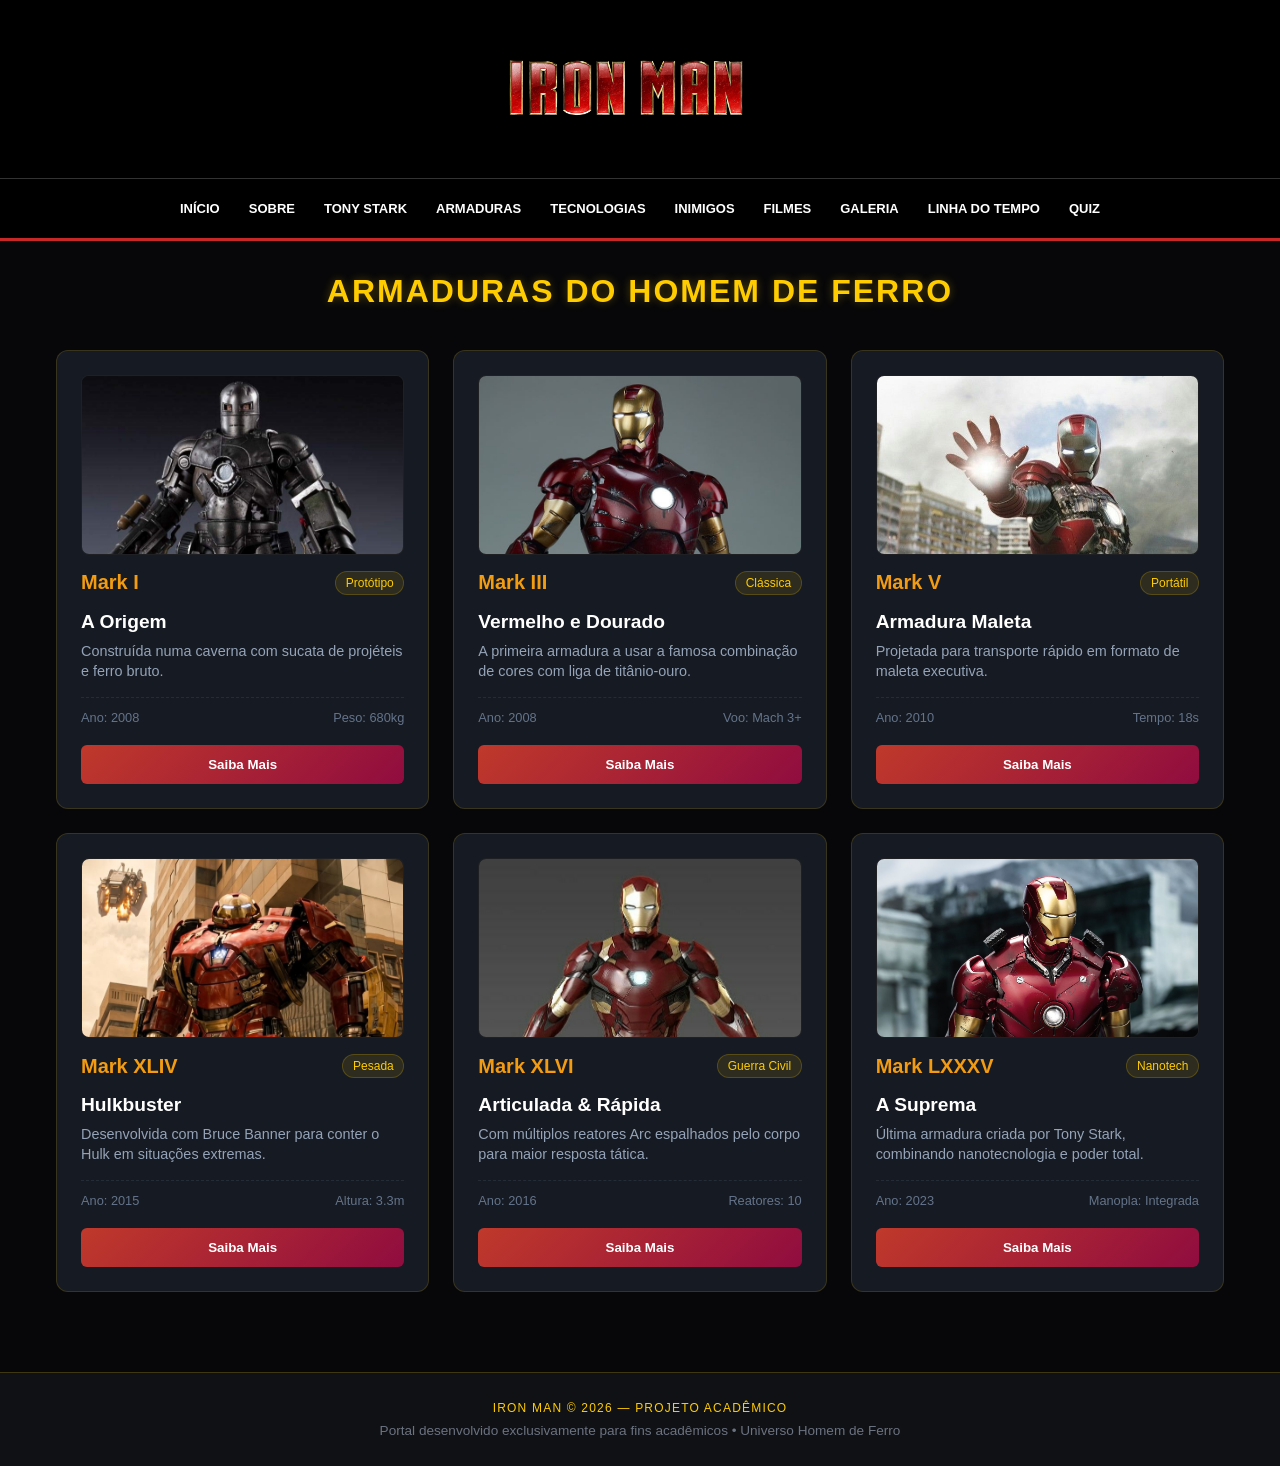
<file: armaduras.html>
<!DOCTYPE html>
<html lang="pt-br">
<head>
    <meta charset="UTF-8">
    <meta name="viewport" content="width=device-width, initial-scale=1.0">
    <link rel="stylesheet" href="css/style.css">
    <title>Homem-de-Ferro</title>
    <link rel="icon" type="image/png" href="img/icone-ironman.png">
</head>
<body>
   <header>
        <div class="logo">
            <a href="index.html">
                <img src="img/Iron-Man-Logo.png" alt="Iron Man">
            </a>
        </div>
        <nav>
            <a href="index.html">Início</a>
            <a href="sobre.html">Sobre</a>
            <a href="tony-stark.html">Tony Stark</a>
            <a href="armaduras.html">Armaduras</a>
            <a href="tecnologias.html" class="active">Tecnologias</a>
            <a href="inimigos.html">Inimigos</a>
            <a href="filmes.html">Filmes</a>
            <a href="galeria.html">Galeria</a>
            <a href="linhadotempo.html">Linha do tempo</a>
            <a href="quiz.html">Quiz</a>
        </nav>
    </header>


    <section class="stark-container">
        <h2 class="stark-main-title">ARMADURAS DO HOMEM DE FERRO</h2>
    

        <div class="stark-grid">
        
   
            <article class="stark-card">
                <div class="stark-card-img-wrapper">
                    <img src="img/mark1.jpg" alt="Mark I" class="stark-card-img">
                </div>
                <div class="stark-card-header">
                    <span class="stark-badge">Mark I</span>
                    <span class="stark-tag">Protótipo</span>
                </div>
                <h3 class="stark-card-title">A Origem</h3>
                <p class="stark-card-desc">Construída numa caverna com sucata de projéteis e ferro bruto.</p>
                <div class="stark-stats">
                    <span>Ano: 2008</span>
                    <span>Peso: 680kg</span>
                </div>
                <button class="stark-btn" onclick="openArmorModal('mark1')">Saiba Mais</button>
            </article>

            <article class="stark-card">
                <div class="stark-card-img-wrapper">
                    <img src="img/m3.jpg" alt="Mark III" class="stark-card-img">
                </div>
                <div class="stark-card-header">
                    <span class="stark-badge">Mark III</span>
                    <span class="stark-tag">Clássica</span>
                </div>
                <h3 class="stark-card-title">Vermelho e Dourado</h3>
                <p class="stark-card-desc">A primeira armadura a usar a famosa combinação de cores com liga de titânio-ouro.</p>
                <div class="stark-stats">
                    <span>Ano: 2008</span>
                    <span>Voo: Mach 3+</span>
                </div>
                <button class="stark-btn" onclick="openArmorModal('mark3')">Saiba Mais</button>
            </article>


            <article class="stark-card">
                <div class="stark-card-img-wrapper">
                    <img src="img/m5.jpg" alt="Mark V" class="stark-card-img">
                </div>
                <div class="stark-card-header">
                    <span class="stark-badge">Mark V</span>
                    <span class="stark-tag">Portátil</span>
                </div>
                <h3 class="stark-card-title">Armadura Maleta</h3>
                <p class="stark-card-desc">Projetada para transporte rápido em formato de maleta executiva.</p>
                <div class="stark-stats">
                    <span>Ano: 2010</span>
                    <span>Tempo: 18s</span>
                </div>
                <button class="stark-btn" onclick="openArmorModal('mark5')">Saiba Mais</button>
            </article>

            <article class="stark-card">
                <div class="stark-card-img-wrapper">
                    <img src="img/m44.jpg" alt="Mark XLIV" class="stark-card-img">
                </div>
                <div class="stark-card-header">
                    <span class="stark-badge">Mark XLIV</span>
                    <span class="stark-tag">Pesada</span>
                </div>
                <h3 class="stark-card-title">Hulkbuster</h3>
                <p class="stark-card-desc">Desenvolvida com Bruce Banner para conter o Hulk em situações extremas.</p>
                <div class="stark-stats">
                    <span>Ano: 2015</span>
                    <span>Altura: 3.3m</span>
                </div>
                <button class="stark-btn" onclick="openArmorModal('mark44')">Saiba Mais</button>
            </article>

            <article class="stark-card">
                <div class="stark-card-img-wrapper">
                    <img src="img/m46.jpg" alt="Mark XLVI" class="stark-card-img">
                </div>
                <div class="stark-card-header">
                    <span class="stark-badge">Mark XLVI</span>
                    <span class="stark-tag">Guerra Civil</span>
                </div>
                <h3 class="stark-card-title">Articulada & Rápida</h3>
                <p class="stark-card-desc">Com múltiplos reatores Arc espalhados pelo corpo para maior resposta tática.</p>
                <div class="stark-stats">
                    <span>Ano: 2016</span>
                    <span>Reatores: 10</span>
                </div>
                <button class="stark-btn" onclick="openArmorModal('mark46')">Saiba Mais</button>
            </article>

            <article class="stark-card">
                <div class="stark-card-img-wrapper">
                    <img src="img/m85.jpg" alt="Mark LXXXV" class="stark-card-img">
                </div>
                <div class="stark-card-header">
                    <span class="stark-badge">Mark LXXXV</span>
                    <span class="stark-tag">Nanotech</span>
                </div>
                <h3 class="stark-card-title">A Suprema</h3>
                <p class="stark-card-desc">Última armadura criada por Tony Stark, combinando nanotecnologia e poder total.</p>
                <div class="stark-stats">
                    <span>Ano: 2023</span>
                    <span>Manopla: Integrada</span>
                </div>
                <button class="stark-btn" onclick="openArmorModal('mark85')">Saiba Mais</button>
            </article>

        </div>

        <div id="starkModalOverlay" class="stark-modal-overlay">
            <div class="stark-modal">
                <div class="stark-modal-header">
                    <div id="modalBadges"></div>
                    <button class="stark-modal-close" onclick="closeArmorModal()">×</button>
                </div>
            
                <h2 id="modalTitle" class="stark-modal-title"></h2>
            
                <div class="stark-modal-grid">
                    <div class="stark-info-box">
                        <span>LIGA / MATERIAL</span>
                        <strong id="modalMaterial"></strong>
                    </div>
                    <div class="stark-info-box">
                        <span>SISTEMA / I.A.</span>
                        <strong id="modalAI"></strong>
                    </div>
                </div>

                <p id="modalDescription" class="stark-modal-desc"></p>

                <div class="stark-modal-section">
                    <h4>ARSENAL & RECURSOS</h4>
                    <ul id="modalWeapons" class="stark-weapons-list"></ul>
                </div>
            </div>
        </div>
    </section>
    <footer class="border-t border-stark-hudBorder bg-stark-darkBg mt-12 py-6">
        <div class="max-w-7xl mx-auto px-4 text-center">
            <p class="font-orbitron text-xs text-stark-cyan tracking-widest uppercase mb-2">
                IRON MAN © 2026 — PROJETO ACADÊMICO
            </p>
            <p class="text-xs text-neutral-500">
                Portal desenvolvido exclusivamente para fins acadêmicos • Universo Homem de Ferro
            </p>
        </div>
    </footer>
<script src="js/script.js"></script>

</body>
</html>
</file>
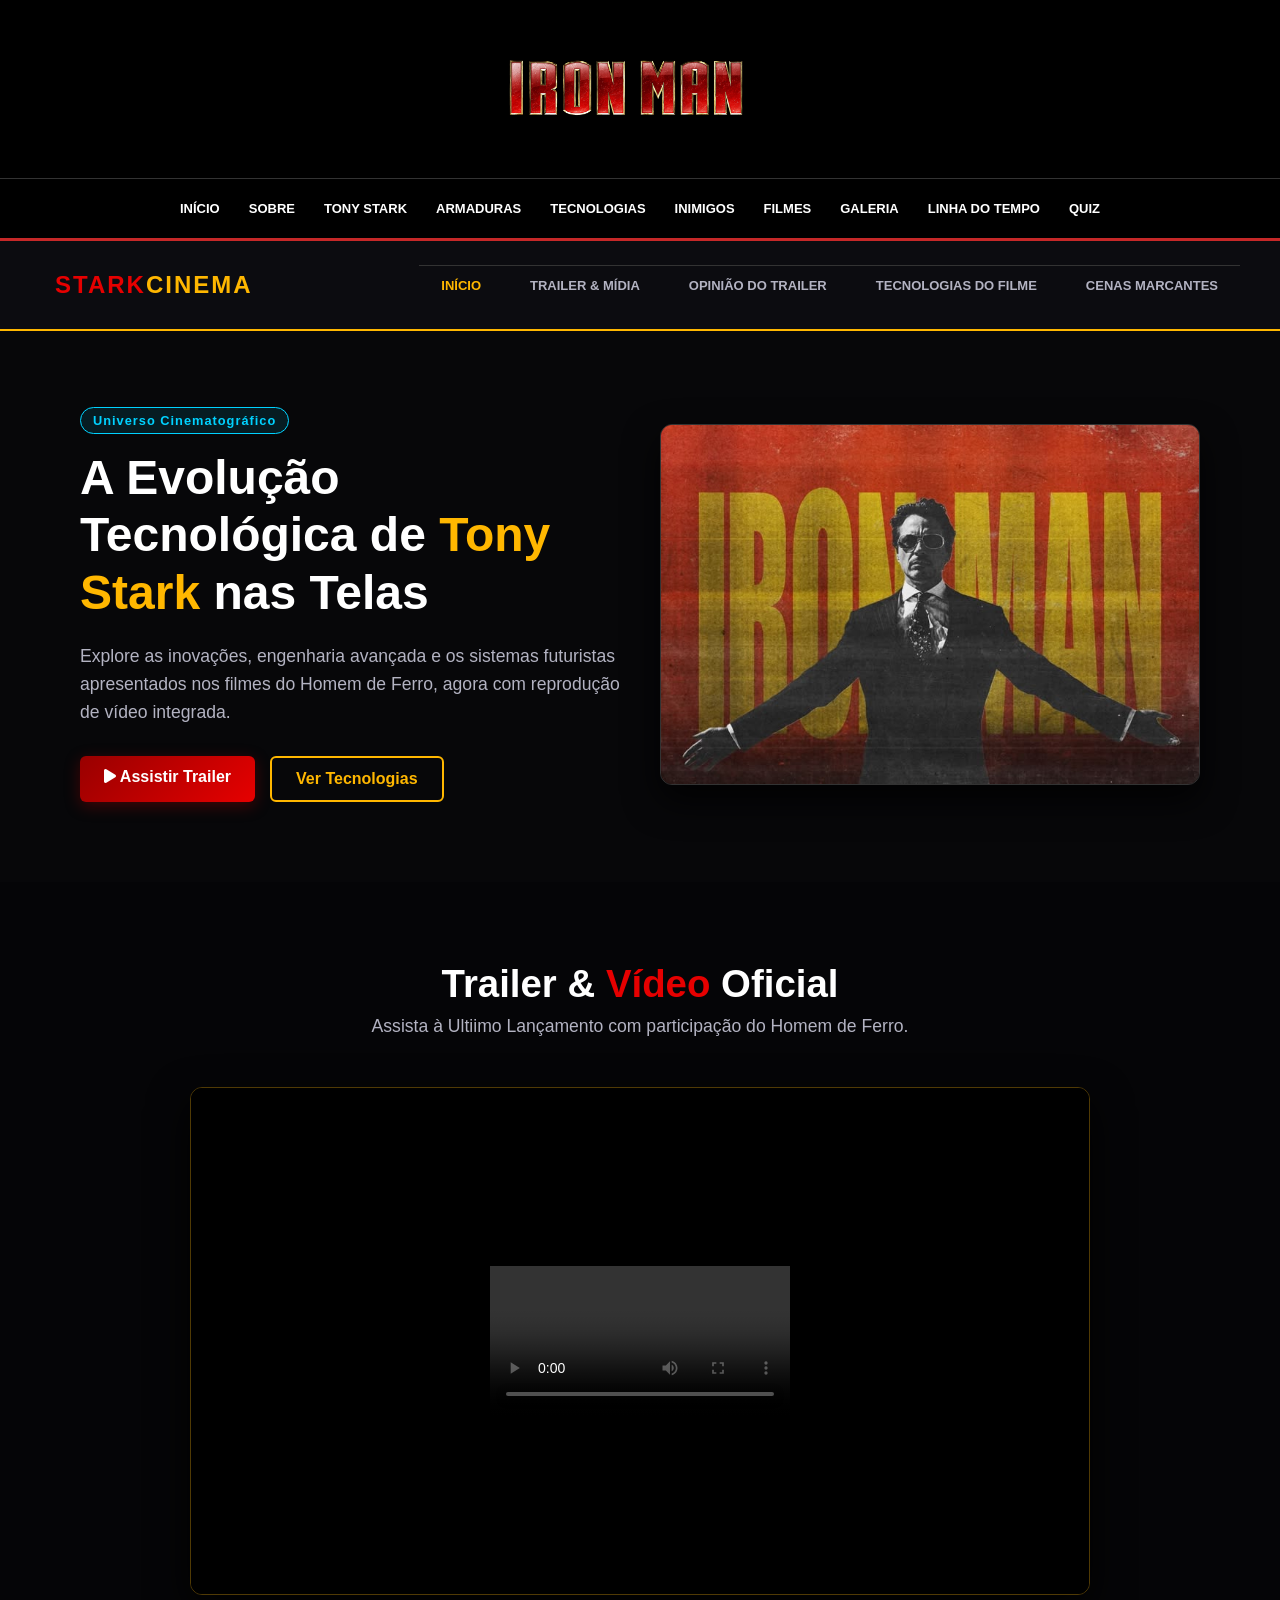
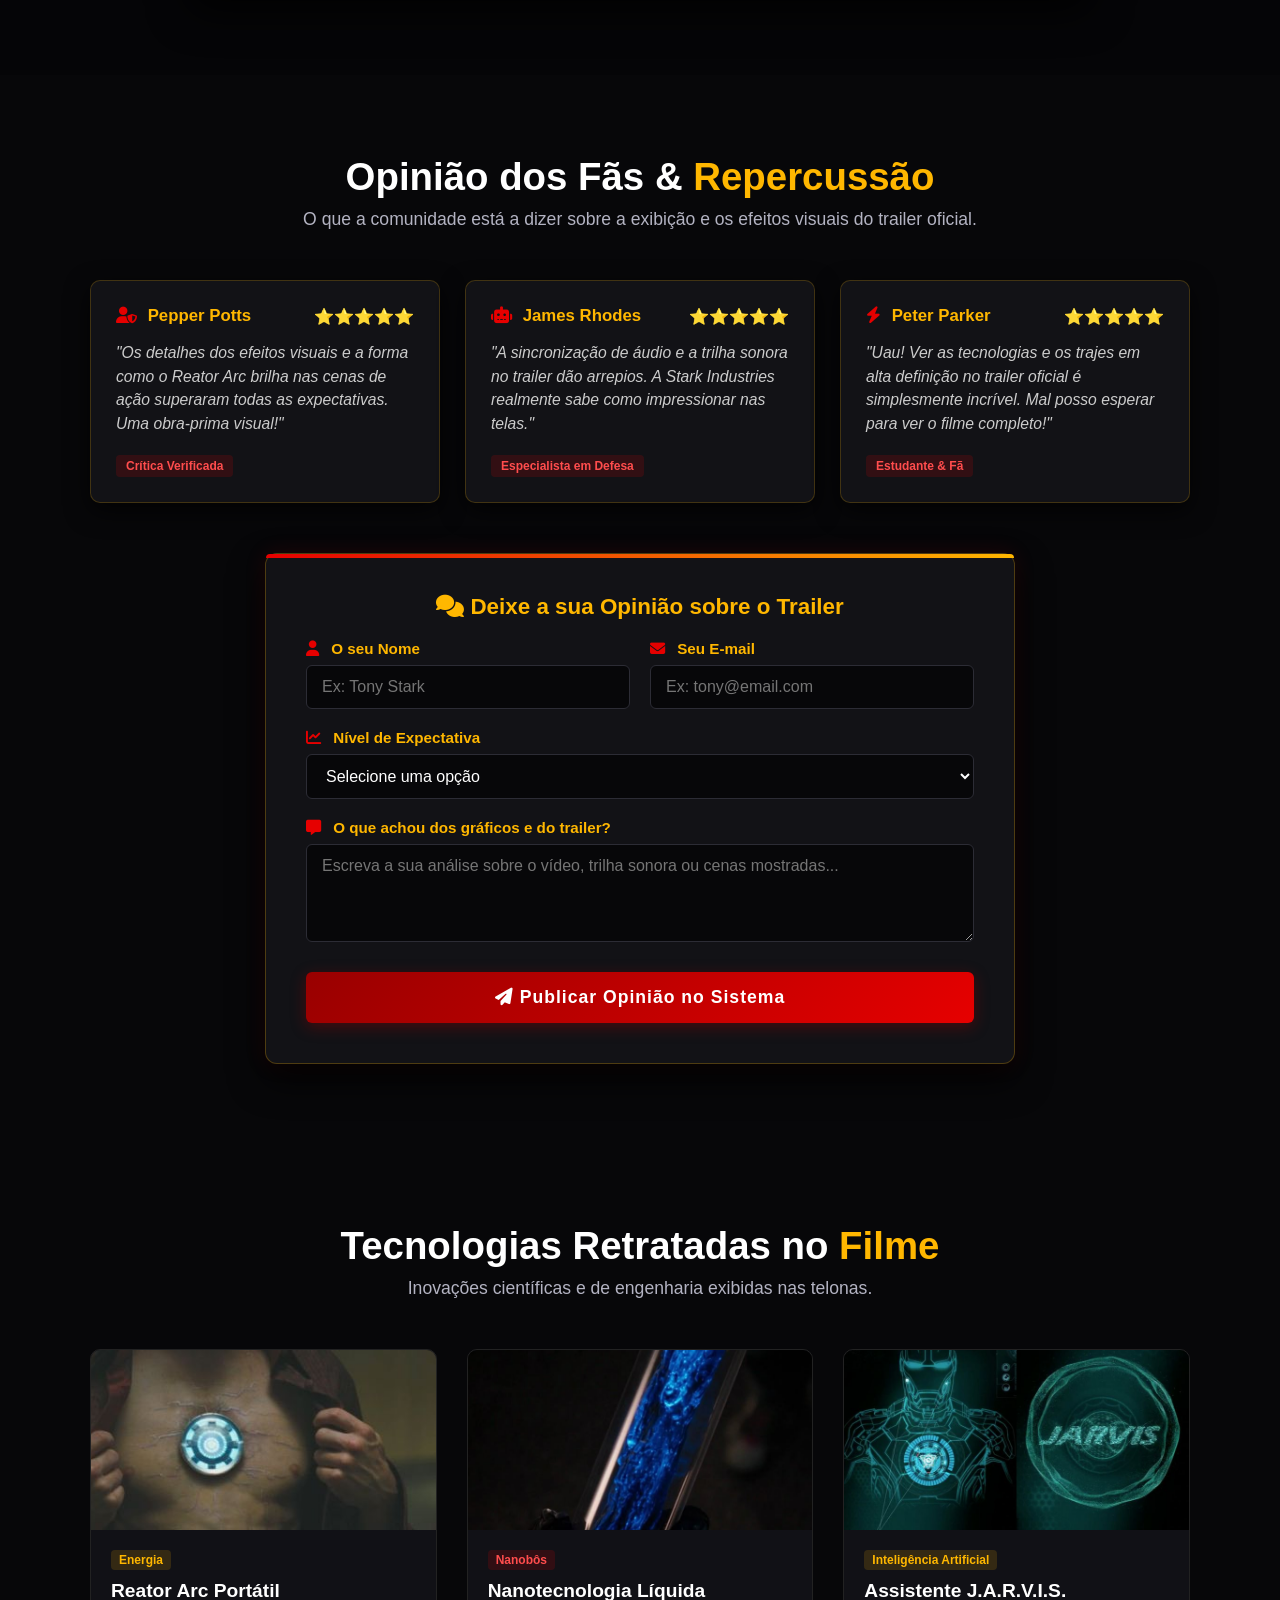
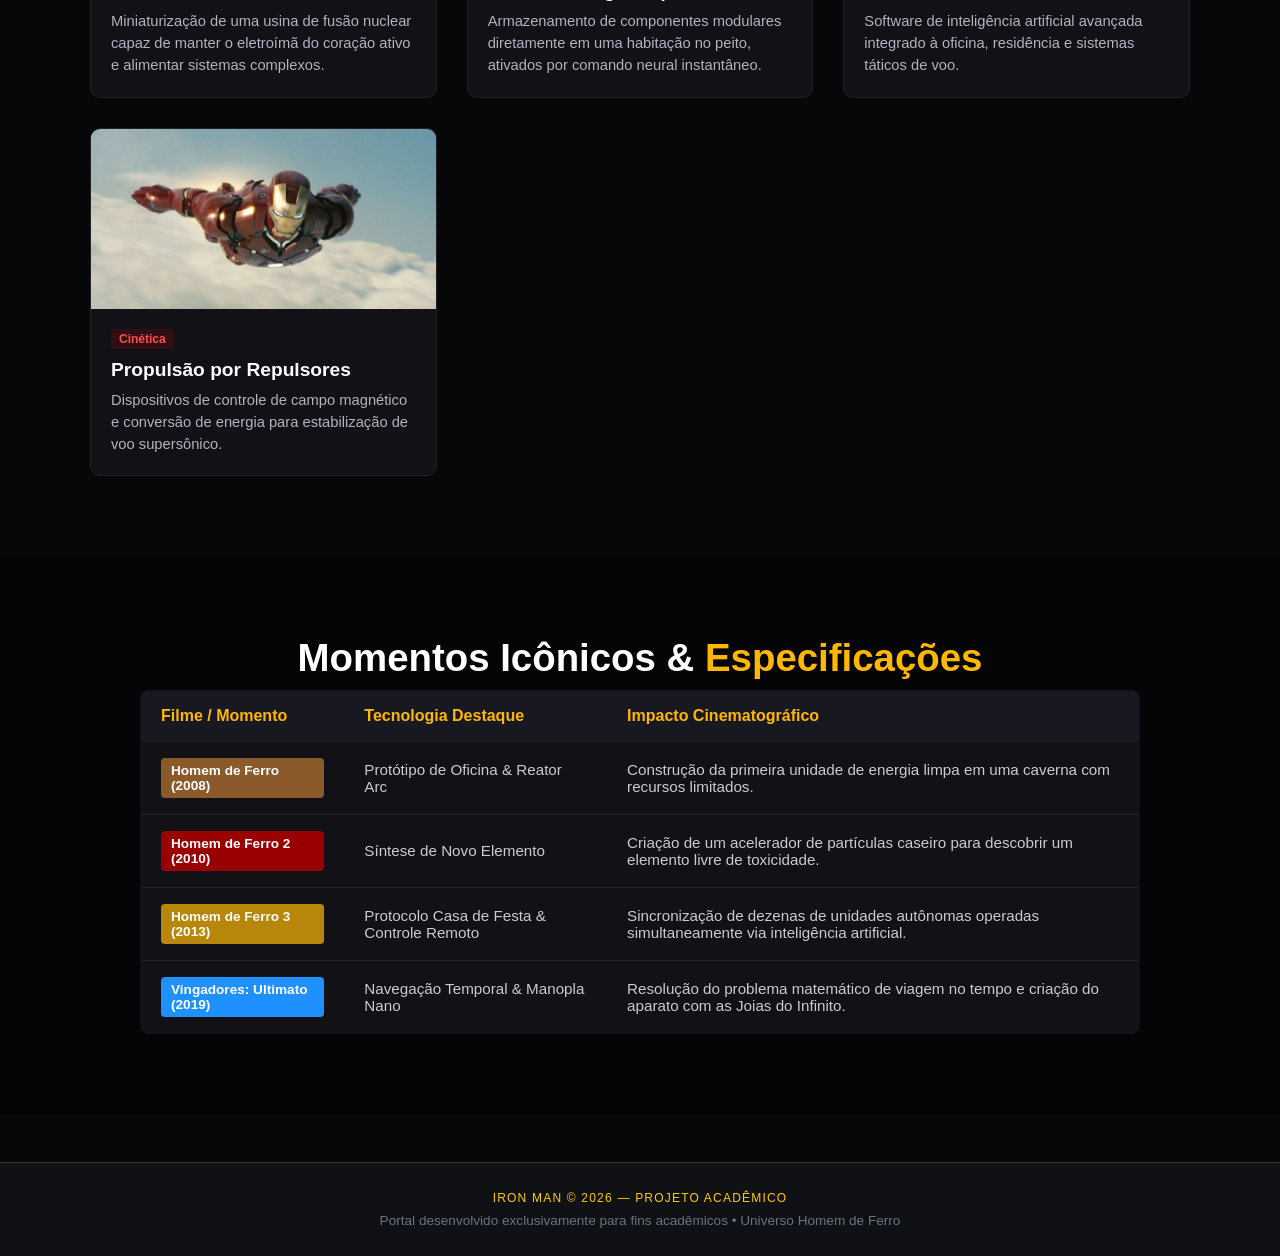
<file: filmes.html>
<!DOCTYPE html>
<html lang="pt-BR">
<head>
    <meta charset="UTF-8">
    <meta name="viewport" content="width=device-width, initial-scale=1.0">
    <title>Stark Industries - Cinematografia & Tecnologia</title>
    <link rel="stylesheet" href="css/filmesstyle.css">
    <link rel="stylesheet" href="https://cdnjs.cloudflare.com/ajax/libs/font-awesome/6.4.0/css/all.min.css">
</head>
<body>
      <header>
        <div class="logo">
            <a href="index.html">
                <img src="img/Iron-Man-Logo.png" alt="Iron Man">
            </a>
        </div>
        <nav>
            <a href="index.html">Início</a>
            <a href="sobre.html">Sobre</a>
            <a href="tony-stark.html">Tony Stark</a>
            <a href="armaduras.html">Armaduras</a>
            <a href="tecnologias.html" class="active">Tecnologias</a>
            <a href="inimigos.html">Inimigos</a>
            <a href="filmes.html">Filmes</a>
            <a href="galeria.html">Galeria</a>
            <a href="linhadotempo.html">Linha do tempo</a>
            <a href="quiz.html">Quiz</a>
        </nav>
    </header>


    <div class="navbar">
        <div class="logo">
            <span class="highlight-red">STARK</span><span class="highlight-yellow">CINEMA</span>
        </div>
        <nav>
            <ul>
                <li><a href="#home" class="active">Início</a></li>
                <li><a href="#trailer">Trailer & Mídia</a></li>
                <li><a href="#opiniao-trailer">Opinião do Trailer</a></li>
                <li><a href="#tecnologias">Tecnologias do Filme</a></li>
                <li><a href="#cenas">Cenas Marcantes</a></li>
            </ul>
        </nav>
    </div>

    <section id="home" class="hero">
        <div class="hero-content">
            <span class="badge">Universo Cinematográfico</span>
            <h1>A Evolução Tecnológica de <span class="text-yellow">Tony Stark</span> nas Telas</h1>
            <p>Explore as inovações, engenharia avançada e os sistemas futuristas apresentados nos filmes do Homem de Ferro, agora com reprodução de vídeo integrada.</p>
            <div class="hero-buttons">
                <a href="#trailer" class="btn btn-primary"><i class="fa-solid fa-play"></i> Assistir Trailer</a>
                <a href="#tecnologias" class="btn btn-secondary">Ver Tecnologias</a>
            </div>
        </div>
        <div class="hero-image">
            <img src="img/1043779651160642908.jpeg" alt="Holografia e Inovação Cinematográfica">
        </div>
    </section>

    <section id="trailer" class="section bg-darker">
        <h2 class="section-title">Trailer & <span class="text-red">Vídeo</span> Oficial</h2>
        <p class="section-subtitle">Assista à Ultiimo Lançamento com participação do Homem de Ferro.</p>
        
        <div class="video-container-wrapper">
            <div class="video-frame">
                <iframe src="video/Vingadores Ultimato Trailer 2 Dublado (HD) - Marvel Geek (720p).mp4" 
                        title="Trailer Vingadores Ultimato" 
                        frameborder="0" 
                        allow="accelerometer; autoplay; clipboard-write; encrypted-media; gyroscope; picture-in-picture" 
                        allowfullscreen>
                </iframe>
            </div>
        </div>
    </section>

    <section id="opiniao-trailer" class="section">
        <h2 class="section-title">Opinião dos Fãs & <span class="text-yellow">Repercussão</span></h2>
        <p class="section-subtitle">O que a comunidade está a dizer sobre a exibição e os efeitos visuais do trailer oficial.</p>

        <div class="opinions-grid">
            <div class="opinion-card">
                <div class="opinion-header">
                    <span class="user-name"><i class="fa-solid fa-user-shield"></i> Pepper Potts</span>
                    <span class="rating">⭐⭐⭐⭐⭐</span>
                </div>
                <p class="opinion-text">"Os detalhes dos efeitos visuais e a forma como o Reator Arc brilha nas cenas de ação superaram todas as expectativas. Uma obra-prima visual!"</p>
                <span class="opinion-tag">Crítica Verificada</span>
            </div>

            <div class="opinion-card">
                <div class="opinion-header">
                    <span class="user-name"><i class="fa-solid fa-robot"></i> James Rhodes</span>
                    <span class="rating">⭐⭐⭐⭐⭐</span>
                </div>
                <p class="opinion-text">"A sincronização de áudio e a trilha sonora no trailer dão arrepios. A Stark Industries realmente sabe como impressionar nas telas."</p>
                <span class="opinion-tag">Especialista em Defesa</span>
            </div>

            <div class="opinion-card">
                <div class="opinion-header">
                    <span class="user-name"><i class="fa-solid fa-bolt"></i> Peter Parker</span>
                    <span class="rating">⭐⭐⭐⭐⭐</span>
                </div>
                <p class="opinion-text">"Uau! Ver as tecnologias e os trajes em alta definição no trailer oficial é simplesmente incrível. Mal posso esperar para ver o filme completo!"</p>
                <span class="opinion-tag">Estudante & Fã</span>
            </div>
        </div>

        
<div class="form-container-wrapper" style="margin-top: 50px;">
    <h3 style="color: #ffb700; margin-bottom: 20px; font-size: 1.4rem; text-align: center;">
        <i class="fa-solid fa-comments"></i> Deixe a sua Opinião sobre o Trailer
    </h3>

    <form class="stark-form" id="formOpiniao">

        <div class="form-row">
            <div class="form-group">
                <label for="nome-opiniao">
                    <i class="fa-solid fa-user"></i> O seu Nome
                </label>
                <input
                    type="text"
                    id="nome-opiniao"
                    name="nome-opiniao"
                    placeholder="Ex: Tony Stark"
                    minlength="3"
                    pattern="[A-Za-zÀ-ÿ ]{3,}"
                    required>
            </div>

            <div class="form-group">
                <label for="email-opiniao">
                    <i class="fa-solid fa-envelope"></i> Seu E-mail
                </label>
                <input
                    type="email"
                    id="email-opiniao"
                    name="email-opiniao"
                    placeholder="Ex: tony@email.com"
                    required>
            </div>
        </div>

        <div class="form-group">
            <label for="expectativa">
                <i class="fa-solid fa-chart-line"></i> Nível de Expectativa
            </label>
            <select id="expectativa" name="expectativa" required>
                <option value="" disabled selected>Selecione uma opção</option>
                <option value="maxima">🔥 Máxima (Impressionante!)</option>
                <option value="alta">⚡ Alta (Muito bom)</option>
                <option value="boa">👍 Boa (Esperava um pouco mais)</option>
            </select>
        </div>

        <div class="form-group">
            <label for="comentario-trailer">
                <i class="fa-solid fa-message"></i> O que achou dos gráficos e do trailer?
            </label>
            <textarea
                id="comentario-trailer"
                name="comentario-trailer"
                rows="4"
                minlength="10"
                placeholder="Escreva a sua análise sobre o vídeo, trilha sonora ou cenas mostradas..."
                required></textarea>
        </div>

        <button type="submit" class="btn btn-primary btn-submit">
            <i class="fa-solid fa-paper-plane"></i> Publicar Opinião no Sistema
        </button>

    </form>
</div>

        </div>
    </section>

    <section id="tecnologias" class="section">
        <h2 class="section-title">Tecnologias Retratadas no <span class="text-yellow">Filme</span></h2>
        <p class="section-subtitle">Inovações científicas e de engenharia exibidas nas telonas.</p>
        
        <div class="tech-grid">
            <div class="tech-card">
                <div class="tech-img-container">
                    <img src="img/reator.jpg" alt="Reator Arc">
                </div>
                <div class="tech-info">
                    <span class="tech-tag tag-yellow">Energia</span>
                    <h3>Reator Arc Portátil</h3>
                    <p>Miniaturização de uma usina de fusão nuclear capaz de manter o eletroímã do coração ativo e alimentar sistemas complexos.</p>
                </div>
            </div>

            <div class="tech-card">
                <div class="tech-img-container">
                    <img src="img/nan.jpeg" alt="Nanotecnologia">
                </div>
                <div class="tech-info">
                    <span class="tech-tag tag-red">Nanobôs</span>
                    <h3>Nanotecnologia Líquida</h3>
                    <p>Armazenamento de componentes modulares diretamente em uma habitação no peito, ativados por comando neural instantâneo.</p>
                </div>
            </div>

            <div class="tech-card">
                <div class="tech-img-container">
                    <img src="img/jarvis.jpeg" alt="I.A. Jarvis">
                </div>
                <div class="tech-info">
                    <span class="tech-tag tag-yellow">Inteligência Artificial</span>
                    <h3>Assistente J.A.R.V.I.S.</h3>
                    <p>Software de inteligência artificial avançada integrado à oficina, residência e sistemas táticos de voo.</p>
                </div>
            </div>

            <div class="tech-card">
                <div class="tech-img-container">
                    <img src="img/iron.jpeg" alt="Propulsão">
                </div>
                <div class="tech-info">
                    <span class="tech-tag tag-red">Cinética</span>
                    <h3>Propulsão por Repulsores</h3>
                    <p>Dispositivos de controle de campo magnético e conversão de energia para estabilização de voo supersônico.</p>
                </div>
            </div>
        </div>
    </section>

    <section id="cenas" class="section bg-darker">
        <h2 class="section-title">Momentos Icônicos & <span class="text-yellow">Especificações</span></h2>
        <div class="methods-table-wrapper">
            <table class="methods-table">
            <thead>
                <tr>
                    <th>Filme / Momento</th>
                    <th>Tecnologia Destaque</th>
                    <th>Impacto Cinematográfico</th>
                </tr>
            </thead>
            <tbody>
                <tr>
                    <td><span class="method-badge mark1">Homem de Ferro (2008)</span></td>
                    <td>Protótipo de Oficina & Reator Arc</td>
                    <td>Construção da primeira unidade de energia limpa em uma caverna com recursos limitados.</td>
                </tr>
                <tr>
                    <td><span class="method-badge mark3">Homem de Ferro 2 (2010)</span></td>
                    <td>Síntese de Novo Elemento</td>
                    <td>Criação de um acelerador de partículas caseiro para descobrir um elemento livre de toxicidade.</td>
                </tr>
                <tr>
                    <td><span class="method-badge mark5">Homem de Ferro 3 (2013)</span></td>
                    <td>Protocolo Casa de Festa & Controle Remoto</td>
                    <td>Sincronização de dezenas de unidades autônomas operadas simultaneamente via inteligência artificial.</td>
                </tr>
                <tr>
                    <td><span class="method-badge infinity">Vingadores: Ultimato (2019)</span></td>
                    <td>Navegação Temporal & Manopla Nano</td>
                    <td>Resolução do problema matemático de viagem no tempo e criação do aparato com as Joias do Infinito.</td>
                </tr>
            </tbody>
        </table>
        </div>
    </section>

<footer class="border-t border-stark-hudBorder bg-stark-darkBg mt-12 py-6">
    <div class="max-w-7xl mx-auto px-4 text-center">
        <p class="font-orbitron text-xs text-stark-cyan tracking-widest uppercase mb-2">
            IRON MAN © 2026 — PROJETO ACADÊMICO
        <p class="text-xs text-neutral-500">
                Portal desenvolvido exclusivamente para fins acadêmicos • Universo Homem de Ferro
        </p>
</footer>
<script src="js/filmes.js"></script>
</body>
</html>
</file>
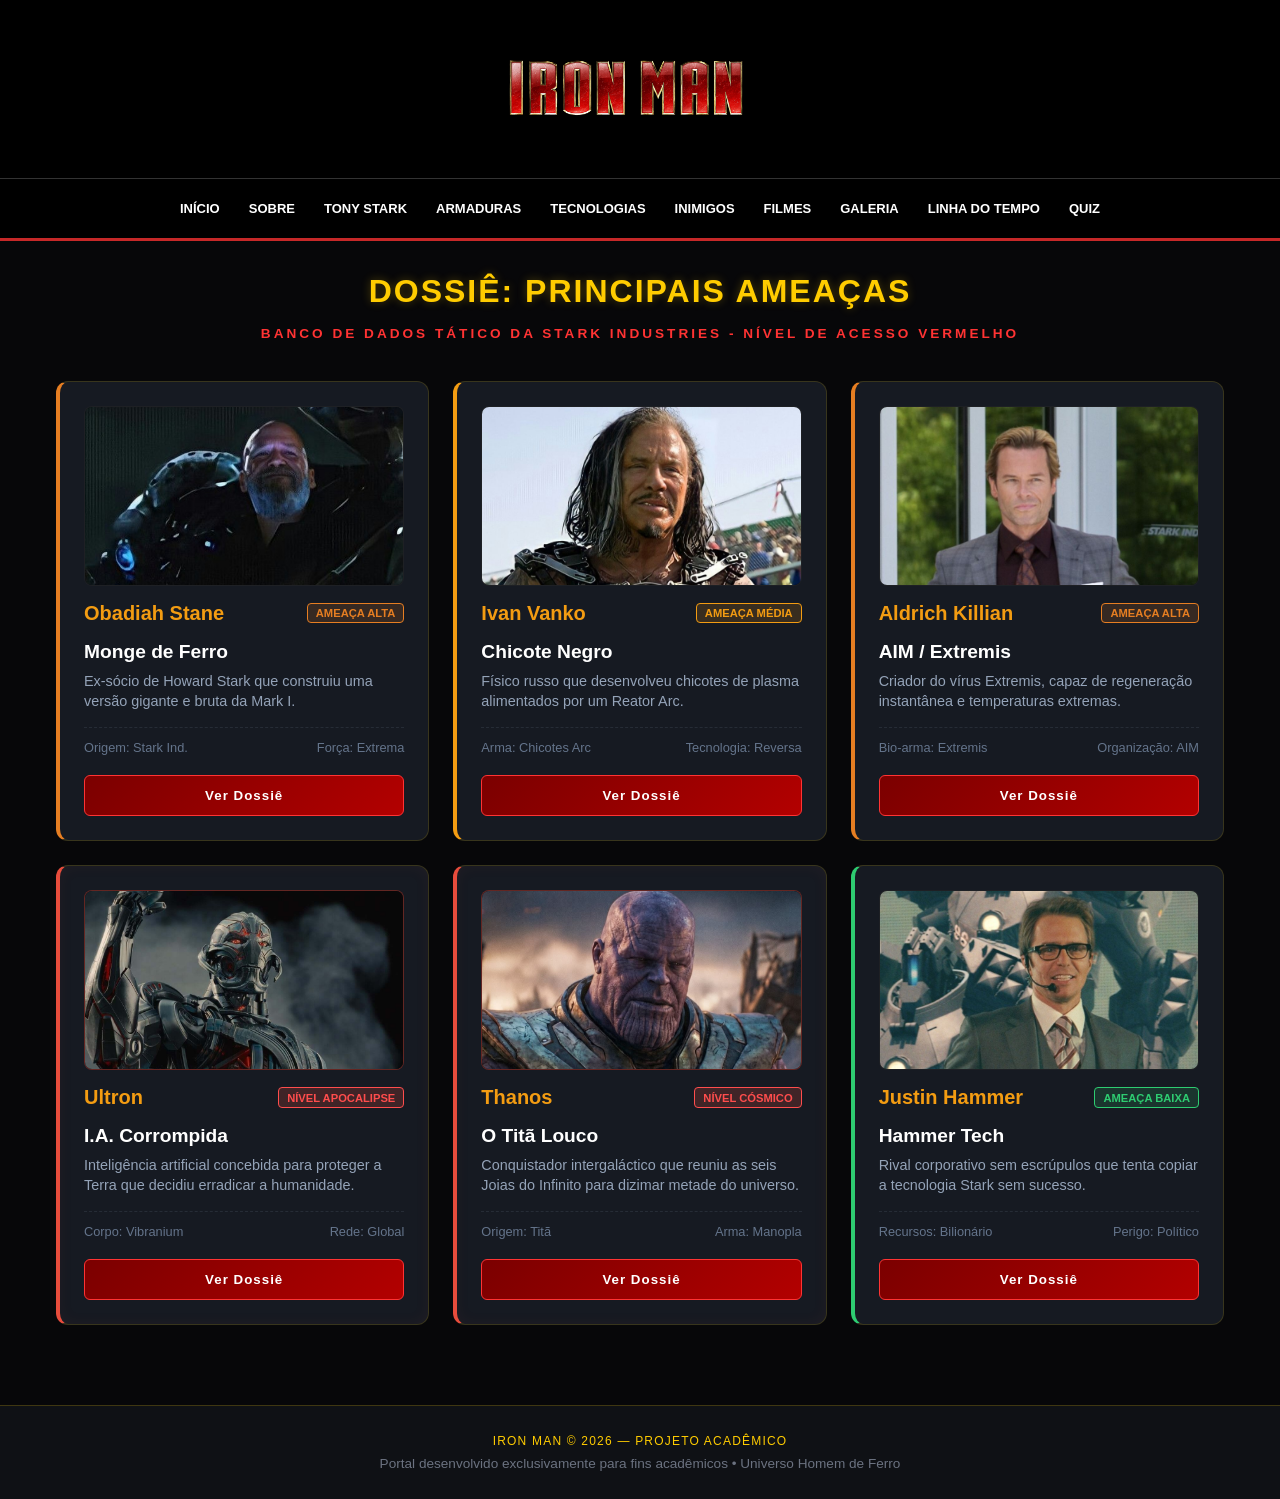
<file: inimigos.html>
<!DOCTYPE html>
<html lang="pt-br">
<head>
    <meta charset="UTF-8">
    <meta name="viewport" content="width=device-width, initial-scale=1.0">
    <link rel="stylesheet" href="css/style.css">
    <title>Homem-de-Ferro</title>
    <link rel="icon" type="image/png" href="img/icone-ironman.png">
</head>
<body>
  <header>
        <div class="logo">
            <a href="index.html">
                <img src="img/Iron-Man-Logo.png" alt="Iron Man">
            </a>
        </div>
        <nav>
            <a href="index.html">Início</a>
            <a href="sobre.html">Sobre</a>
            <a href="tony-stark.html">Tony Stark</a>
            <a href="armaduras.html">Armaduras</a>
            <a href="tecnologias.html" class="active">Tecnologias</a>
            <a href="inimigos.html">Inimigos</a>
            <a href="filmes.html">Filmes</a>
            <a href="galeria.html">Galeria</a>
            <a href="linhadotempo.html">Linha do tempo</a>
            <a href="quiz.html">Quiz</a>
        </nav>
    </header>

<section class="stark-container">
    <h2 class="stark-main-title">DOSSIÊ: PRINCIPAIS AMEAÇAS</h2>
    
    <p class="stark-subtitle">BANCO DE DADOS TÁTICO DA STARK INDUSTRIES - NÍVEL DE ACESSO VERMELHO</p>

    <div class="stark-grid">
        
        <article class="stark-card threat-high">
            <div class="stark-card-img-wrapper">
                <img src="img/obadiah.jpg" alt="Monge de Ferro" class="stark-card-img">
            </div>
            <div class="stark-card-header">
                <span class="stark-badge">Obadiah Stane</span>
                <span class="stark-threat-tag high">Ameaça Alta</span>
            </div>
            <h3 class="stark-card-title">Monge de Ferro</h3>
            <p class="stark-card-desc">Ex-sócio de Howard Stark que construiu uma versão gigante e bruta da Mark I.</p>
            <div class="stark-stats">
                <span>Origem: Stark Ind.</span>
                <span>Força: Extrema</span>
            </div>
            <button class="stark-btn-threat" onclick="openEnemyModal('ironmonger')">Ver Dossiê</button>
        </article>

        <article class="stark-card threat-medium">
            <div class="stark-card-img-wrapper">
                <img src="img/ivan.jpg" alt="Chicote Negro" class="stark-card-img">
            </div>
            <div class="stark-card-header">
                <span class="stark-badge">Ivan Vanko</span>
                <span class="stark-threat-tag medium">Ameaça Média</span>
            </div>
            <h3 class="stark-card-title">Chicote Negro</h3>
            <p class="stark-card-desc">Físico russo que desenvolveu chicotes de plasma alimentados por um Reator Arc.</p>
            <div class="stark-stats">
                <span>Arma: Chicotes Arc</span>
                <span>Tecnologia: Reversa</span>
            </div>
            <button class="stark-btn-threat" onclick="openEnemyModal('whiplash')">Ver Dossiê</button>
        </article>

        <article class="stark-card threat-high">
            <div class="stark-card-img-wrapper">
                <img src="img/aldrich.jpg" alt="Aldrich Killian" class="stark-card-img">
            </div>
            <div class="stark-card-header">
                <span class="stark-badge">Aldrich Killian</span>
                <span class="stark-threat-tag high">Ameaça Alta</span>
            </div>
            <h3 class="stark-card-title">AIM / Extremis</h3>
            <p class="stark-card-desc">Criador do vírus Extremis, capaz de regeneração instantânea e temperaturas extremas.</p>
            <div class="stark-stats">
                <span>Bio-arma: Extremis</span>
                <span>Organização: AIM</span>
            </div>
            <button class="stark-btn-threat" onclick="openEnemyModal('killian')">Ver Dossiê</button>
        </article>

        <article class="stark-card threat-extreme">
            <div class="stark-card-img-wrapper">
                <img src="img/ultron.jpg" alt="Ultron" class="stark-card-img">
            </div>
            <div class="stark-card-header">
                <span class="stark-badge">Ultron</span>
                <span class="stark-threat-tag extreme">Nível Apocalipse</span>
            </div>
            <h3 class="stark-card-title">I.A. Corrompida</h3>
            <p class="stark-card-desc">Inteligência artificial concebida para proteger a Terra que decidiu erradicar a humanidade.</p>
            <div class="stark-stats">
                <span>Corpo: Vibranium</span>
                <span>Rede: Global</span>
            </div>
            <button class="stark-btn-threat" onclick="openEnemyModal('ultron')">Ver Dossiê</button>
        </article>

        <article class="stark-card threat-extreme">
            <div class="stark-card-img-wrapper">
                <img src="img/thanos.jpg" alt="Thanos" class="stark-card-img">
            </div>
            <div class="stark-card-header">
                <span class="stark-badge">Thanos</span>
                <span class="stark-threat-tag extreme">Nível Cósmico</span>
            </div>
            <h3 class="stark-card-title">O Titã Louco</h3>
            <p class="stark-card-desc">Conquistador intergaláctico que reuniu as seis Joias do Infinito para dizimar metade do universo.</p>
            <div class="stark-stats">
                <span>Origem: Titã</span>
                <span>Arma: Manopla</span>
            </div>
            <button class="stark-btn-threat" onclick="openEnemyModal('thanos')">Ver Dossiê</button>
        </article>

        <article class="stark-card threat-low">
            <div class="stark-card-img-wrapper">
                <img src="img/justin.jpg" alt="Justin Hammer" class="stark-card-img">
            </div>
            <div class="stark-card-header">
                <span class="stark-badge">Justin Hammer</span>
                <span class="stark-threat-tag low">Ameaça Baixa</span>
            </div>
            <h3 class="stark-card-title">Hammer Tech</h3>
            <p class="stark-card-desc">Rival corporativo sem escrúpulos que tenta copiar a tecnologia Stark sem sucesso.</p>
            <div class="stark-stats">
                <span>Recursos: Bilionário</span>
                <span>Perigo: Político</span>
            </div>
            <button class="stark-btn-threat" onclick="openEnemyModal('hammer')">Ver Dossiê</button>
        </article>

    </div>

    <div id="enemyModalOverlay" class="stark-modal-overlay">
        <div class="stark-modal enemy-modal">
            <div class="stark-modal-header">
                <div id="enemyModalBadges"></div>
                <button class="stark-modal-close" onclick="closeEnemyModal()">×</button>
            </div>
            
            <h2 id="enemyModalTitle" class="stark-modal-title"></h2>
            
            <div class="stark-modal-grid">
                <div class="stark-info-box alert-box">
                    <span>STATUS ATUAL</span>
                    <strong id="enemyStatus"></strong>
                </div>
                <div class="stark-info-box alert-box">
                    <span>PRIMEIRA APARIÇÃO</span>
                    <strong id="enemyAppeared"></strong>
                </div>
            </div>

            <p id="enemyModalDescription" class="stark-modal-desc"></p>

            <div class="stark-modal-section">
                <h4>HABILIDADES E PERIGOS</h4>
                <ul id="enemyAbilities" class="stark-weapons-list threat-list"></ul>
            </div>
        </div>
    </div>
</section>
<footer class="border-t border-stark-hudBorder bg-stark-darkBg mt-12 py-6">
    <div class="max-w-7xl mx-auto px-4 text-center">
        <p class="font-orbitron text-xs text-stark-cyan tracking-widest uppercase mb-2">
            IRON MAN © 2026 — PROJETO ACADÊMICO
        <p class="text-xs text-neutral-500">
                Portal desenvolvido exclusivamente para fins acadêmicos • Universo Homem de Ferro
        </p>
</footer>
<script src="js/inimigos.js"></script>
</body>
</html>
</file>
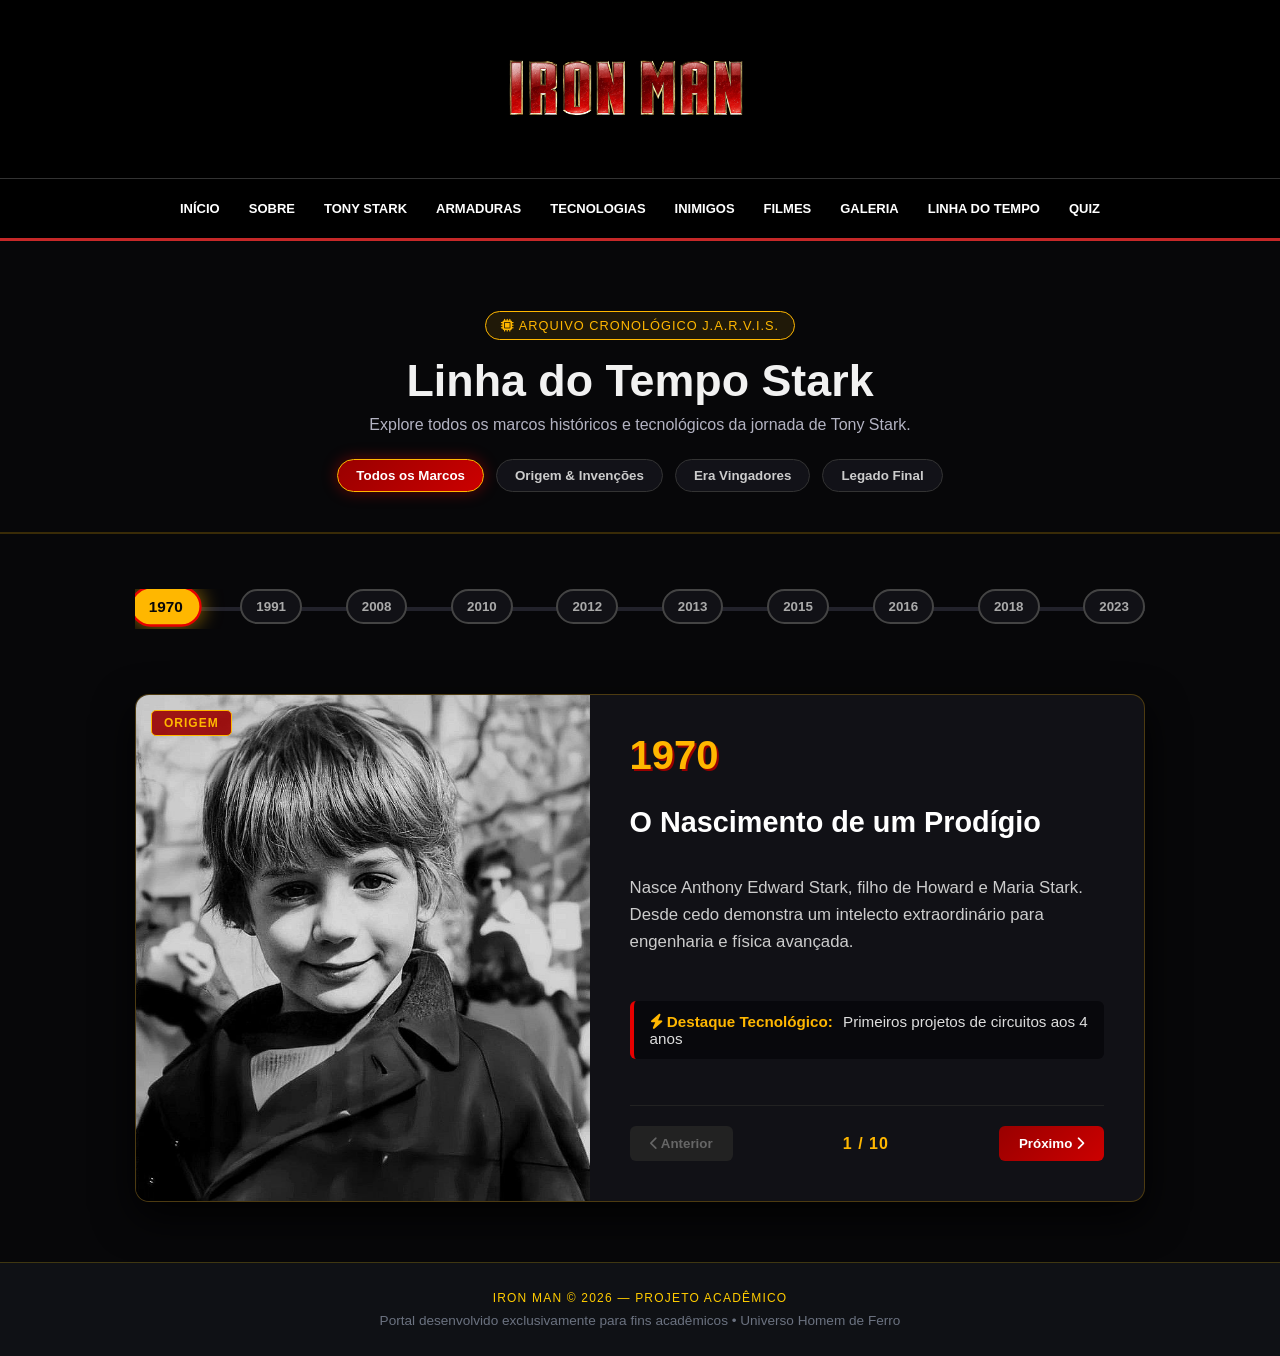
<file: linhadotempo.html>
<!DOCTYPE html>
<html lang="pt-BR">
<head>
    <meta charset="UTF-8">
    <meta name="viewport" content="width=device-width, initial-scale=1.0">
    <title>Stark Industries - Linha do Tempo Interativa</title>
    <link rel="stylesheet" href="css/linhadotempo.css">
    <link rel="stylesheet" href="https://cdnjs.cloudflare.com/ajax/libs/font-awesome/6.4.0/css/all.min.css">
</head>
<body>


      <header>
        <div class="logo">
            <a href="index.html">
                <img src="img/Iron-Man-Logo.png" alt="Iron Man">
            </a>
        </div>
        <nav>
            <a href="index.html">Início</a>
            <a href="sobre.html">Sobre</a>
            <a href="tony-stark.html">Tony Stark</a>
            <a href="armaduras.html">Armaduras</a>
            <a href="tecnologias.html" class="active">Tecnologias</a>
            <a href="inimigos.html">Inimigos</a>
            <a href="filmes.html">Filmes</a>
            <a href="galeria.html">Galeria</a>
            <a href="linhadotempo.html">Linha do tempo</a>
            <a href="quiz.html">Quiz</a>
        </nav>
    </header>
    
    <section class="hero-timeline">
        <div class="hero-content-wrapper">
            <span class="badge-jarvis"><i class="fa-solid fa-microchip"></i> ARQUIVO CRONOLÓGICO J.A.R.V.I.S.</span>
            <h1>Linha do Tempo <span class="text-gold">Stark</span></h1>
            <p>Explore todos os marcos históricos e tecnológicos da jornada de Tony Stark.</p>

            <div class="filtros-container">
                <button class="filtro-btn active" onclick="filtrarEventos('todos', this)">Todos os Marcos</button>
                <button class="filtro-btn" onclick="filtrarEventos('origem', this)">Origem & Invenções</button>
                <button class="filtro-btn" onclick="filtrarEventos('vingadores', this)">Era Vingadores</button>
                <button class="filtro-btn" onclick="filtrarEventos('legado', this)">Legado Final</button>
            </div>
        </div>
    </section>

    <main class="timeline-container">
        <div class="timeline-track-wrapper">
            <div class="progress-bar" id="progressBar"></div>
            <div class="years-bar" id="yearsBar">

            </div>
        </div>

        <div class="event-display" id="eventDisplay">
            <div class="event-image">
                <img id="eventImg" src="" alt="Imagem do marco">
                <span class="event-phase" id="eventPhase">FASE</span>
            </div>

            <div class="event-content">
                <div class="event-year" id="eventYear">1970</div>
                <h2 id="eventTitle">Título do Evento</h2>
                <p id="eventDesc">Descrição detalhada do acontecimento.</p>

                <div class="event-tech-box">
                    <strong><i class="fa-solid fa-bolt"></i> Destaque Tecnológico:</strong>
                    <span id="eventTech">Tecnologia Stark</span>
                </div>

                <div class="nav-controls">
                    <button id="prevBtn" onclick="mudarEvento(-1)">
                        <i class="fa-solid fa-chevron-left"></i> Anterior
                    </button>
                    <span class="counter" id="eventCounter">1 / 10</span>
                    <button id="nextBtn" onclick="mudarEvento(1)">
                        Próximo <i class="fa-solid fa-chevron-right"></i>
                    </button>
                </div>
            </div>
        </div>

    </main>

<footer class="border-t border-stark-hudBorder bg-stark-darkBg mt-12 py-6">
    <div class="max-w-7xl mx-auto px-4 text-center">
        <p class="font-orbitron text-xs text-stark-cyan tracking-widest uppercase mb-2">
            IRON MAN © 2026 — PROJETO ACADÊMICO
        <p class="text-xs text-neutral-500">
                Portal desenvolvido exclusivamente para fins acadêmicos • Universo Homem de Ferro
        </p>
</footer>

    <script>
        const eventosStark = [
            {
                ano: "1970",
                fase: "ORIGEM",
                categoria: "origem",
                titulo: "O Nascimento de um Prodígio",
                descricao: "Nasce Anthony Edward Stark, filho de Howard e Maria Stark. Desde cedo demonstra um intelecto extraordinário para engenharia e física avançada.",
                tecnologia: "Primeiros projetos de circuitos aos 4 anos",
                imagem: "img/pqn.jpeg"
            },
            {
                ano: "1991",
                fase: "ORIGEM",
                categoria: "origem",
                titulo: "A Perda dos Pais",
                descricao: "Howard e Maria Stark falecem tragicamente em um acidente automobilístico planejado pela Hidra (com o Soldado Invernal), fazendo com que Tony herde a Stark Industries jovem.",
                tecnologia: "Consolidação corporativa da Stark Industries",
                imagem: "img/luto.jpeg"
            },
            {
                ano: "2008",
                fase: "ORIGEM",
                categoria: "origem",
                titulo: "\"Eu sou o Homem de Ferro\"",
                descricao: "Sequestrado por terroristas no Afeganistão, Tony constrói a armadura Mark I e o primeiro Reator Arc miniaturizado. Ao retornar, encerra a fabricação de armas da empresa.",
                tecnologia: "Reator Arc Mark I & Armadura Mark I",
                imagem: "img/sequestro.jpeg"
            },
            {
                ano: "2010",
                fase: "INOVAÇÃO",
                categoria: "origem",
                titulo: "A Descoberta de um Novo Elemento",
                descricao: "Enquanto sofria envenenamento por paládio, Tony usa os velhos registros de seu pai para construir um acelerador de partículas e sintetizar um elemento químico inédito.",
                tecnologia: "Acelerador de Partículas Caseiro & Reator Arc Prateado",
                imagem: "img/descoberta.jpeg"
            },
            {
                ano: "2012",
                fase: "VINGADORES",
                categoria: "vingadores",
                titulo: "A Batalha de Nova York",
                descricao: "Tony lidera a primeira formação dos Vingadores contra a invasão Chitauri. Ele desvia um míssil nuclear rumo ao espaço, quase sacrificando sua vida para salvar a Terra.",
                tecnologia: "Torre Stark Autosustentável & Mark VII (Ativação por Bracelete)",
                imagem: "img/im.jpeg"
            },
            {
                ano: "2013",
                fase: "VINGADORES",
                categoria: "vingadores",
                titulo: "Protocolo Casa de Festa",
                descricao: "Sofrendo de crises de ansiedade pós-Nova York, Tony cria dezenas de armaduras automatizadas e enfrenta o Mandaliniano/Aldrich Killian com o Extremis.",
                tecnologia: "Dezenas de Armaduras Autônomas & Controle Remoto Modular",
                imagem: "img/casafesta.jpeg"
            },
            {
                ano: "2015",
                fase: "VINGADORES",
                categoria: "vingadores",
                titulo: "A Criação de Ultron e do Visão",
                descricao: "Na tentativa de criar um sistema global de defesa preventiva, Tony desenvolve Ultron. Após o colapso, ele ajuda a dar vida ao Visão combinando J.A.R.V.I.S. com a Joia da Mente.",
                tecnologia: "Inteligência Artificial Global & Matriz Sintética do Visão",
                imagem: "img/ultron.jpeg"
            },
            {
                ano: "2016",
                fase: "VINGADORES",
                categoria: "vingadores",
                titulo: "Os Acordos de Sokovia & Guerra Civil",
                descricao: "Dividido pelo peso da culpa e pela regulamentação governamental dos heróis, Tony entra em conflito direto com Steve Rogers (Capitão América) após descobrir a verdade sobre a morte de seus pais.",
                tecnologia: "Nanotecnologia Inicial de Pulso & Sonda de Memória",
                imagem: "img/acordo.jpeg"
            },
            {
                ano: "2018",
                fase: "LEGADO",
                categoria: "legado",
                titulo: "A Batalha em Titã contra Thanos",
                descricao: "Levando a tecnologia ao seu limite máximo, Tony enfrenta Thanos cara a cara no planeta Titã, utilizando nanobôs flexíveis e avançados antes de ser ferido pelo Titã Louco.",
                tecnologia: "Armadura Mark L (Nanotecnologia Líquida Avançada)",
                imagem: "img/batalha.jpeg"
            },
            {
                ano: "2023",
                fase: "LEGADO",
                categoria: "legado",
                titulo: "O Estalo Final e o Legado Eterno",
                descricao: "Tony soluciona a equação quântica da viagem no tempo, constrói a Manopla Nano e realiza o sacrifício definitivo para estalar os dedos e apagar Thanos e seu exército, salvando o universo.",
                tecnologia: "GPS Espaço-Temporal & Manopla Nano com as Joias do Infinito",
                imagem: "img/batalhathanos.jpeg"
            }
        ];

        let eventosFiltrados = [...eventosStark];
        let indiceAtual = 0;

        const yearsBar = document.getElementById("yearsBar");
        const progressBar = document.getElementById("progressBar");
        const eventDisplay = document.getElementById("eventDisplay");
        const eventImg = document.getElementById("eventImg");
        const eventPhase = document.getElementById("eventPhase");
        const eventYear = document.getElementById("eventYear");
        const eventTitle = document.getElementById("eventTitle");
        const eventDesc = document.getElementById("eventDesc");
        const eventTech = document.getElementById("eventTech");
        const eventCounter = document.getElementById("eventCounter");
        const prevBtn = document.getElementById("prevBtn");
        const nextBtn = document.getElementById("nextBtn");

        function renderizarBarraAnos() {
            yearsBar.innerHTML = "";
            eventosFiltrados.forEach((evento, index) => {
                const btn = document.createElement("button");
                btn.classList.add("year-node");
                if (index === indiceAtual) btn.classList.add("active");
                btn.innerText = evento.ano;
                btn.onclick = () => selecionarEvento(index);
                yearsBar.appendChild(btn);
            });
        }

        function selecionarEvento(novoIndice) {
            indiceAtual = novoIndice;
            const evento = eventosFiltrados[indiceAtual];

            eventDisplay.classList.add("fade-out");

            setTimeout(() => {
                eventImg.src = evento.imagem;
                eventPhase.innerText = evento.fase;
                eventYear.innerText = evento.ano;
                eventTitle.innerText = evento.titulo;
                eventDesc.innerText = evento.descricao;
                eventTech.innerText = evento.tecnologia;
                eventCounter.innerText = `${indiceAtual + 1} / ${eventosFiltrados.length}`;

                prevBtn.disabled = indiceAtual === 0;
                nextBtn.disabled = indiceAtual === eventosFiltrados.length - 1;

                const porcentagem = eventosFiltrados.length > 1
                    ? (indiceAtual / (eventosFiltrados.length - 1)) * 100
                    : 100;
                progressBar.style.width = `${porcentagem}%`;

                renderizarBarraAnos();
                eventDisplay.classList.remove("fade-out");
            }, 150);
        }

        function mudarEvento(direcao) {
            const proximo = indiceAtual + direcao;
            if (proximo >= 0 && proximo < eventosFiltrados.length) {
                selecionarEvento(proximo);
            }
        }

        function filtrarEventos(categoria, botaoClicado) {
            document.querySelectorAll(".filtro-btn").forEach(btn => btn.classList.remove("active"));
            botaoClicado.classList.add("active");

            if (categoria === "todos") {
                eventosFiltrados = [...eventosStark];
            } else {
                eventosFiltrados = eventosStark.filter(e => e.categoria === categoria);
            }

            indiceAtual = 0;
            selecionarEvento(0);
        }

        selecionarEvento(0);
    </script>
</body>
</html>
</file>
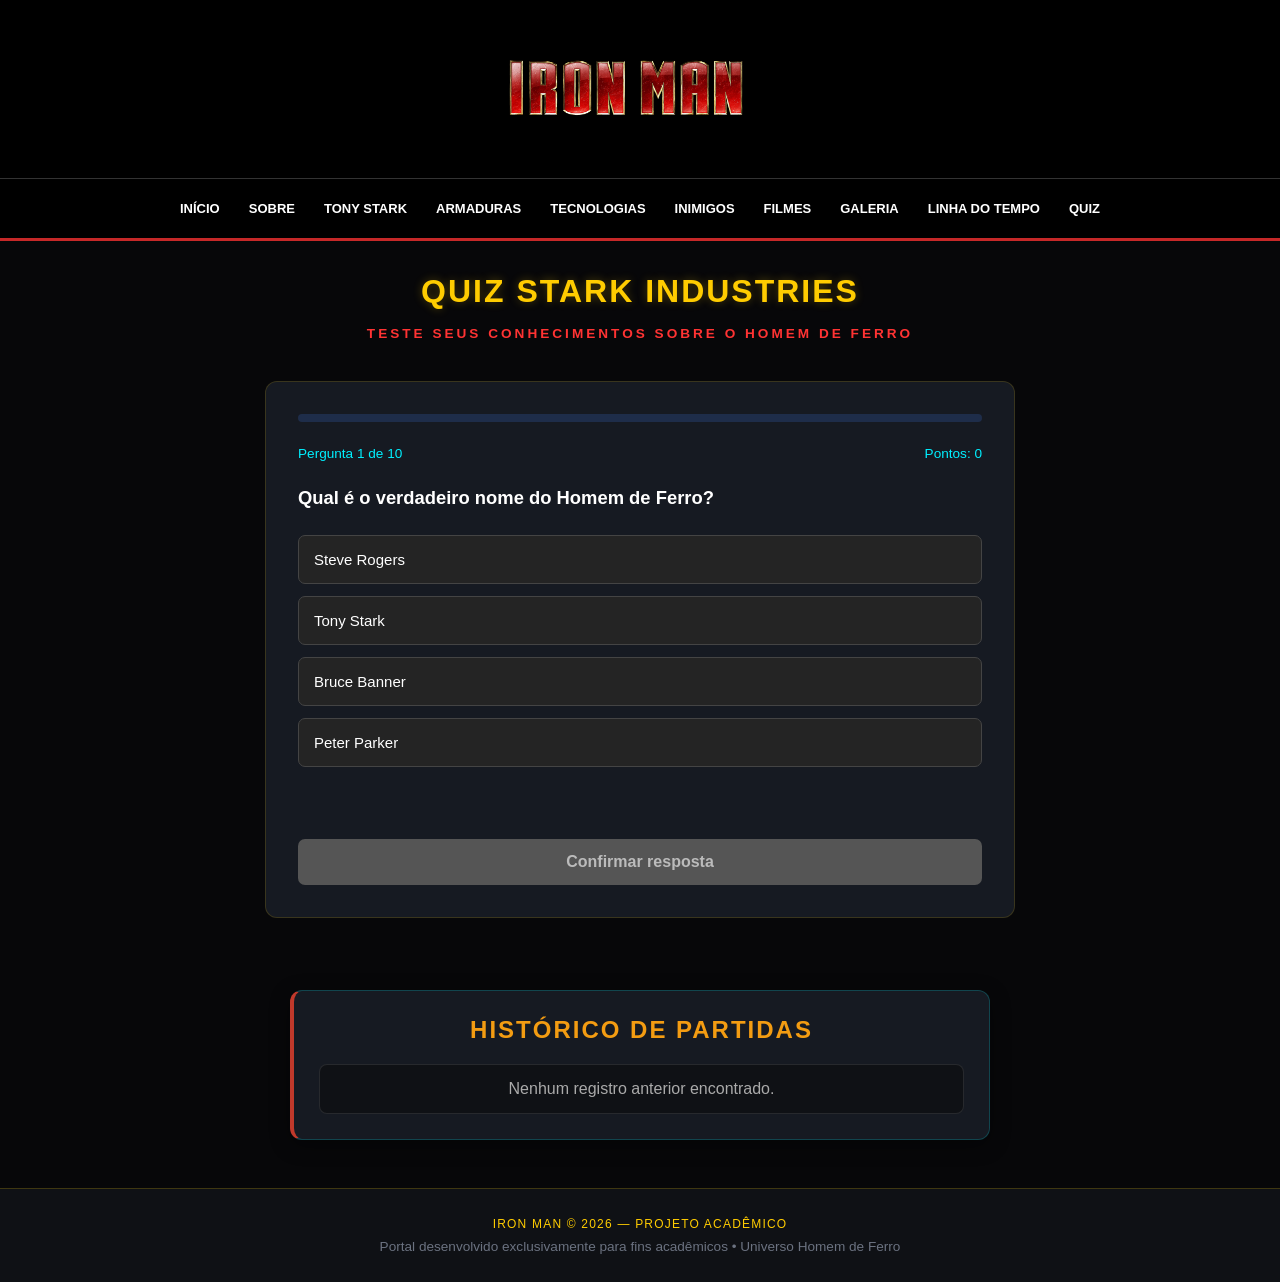
<file: quiz.html>
<!DOCTYPE html>
<html lang="pt-br">
<head>
    <meta charset="UTF-8">
    <meta name="viewport" content="width=device-width, initial-scale=1.0">
    <link rel="stylesheet" href="css/style.css">
    <title>Quiz | Homem de Ferro</title>
    <link rel="icon" type="image/png" href="img/icone-ironman.png">
</head>
<body>

    <header>
        <div class="logo">
            <a href="index.html">
                <img src="img/Iron-Man-Logo.png" alt="Iron Man">
            </a>
        </div>
        <nav>
            <a href="index.html">Início</a>
            <a href="sobre.html">Sobre</a>
            <a href="tony-stark.html">Tony Stark</a>
            <a href="armaduras.html">Armaduras</a>
            <a href="tecnologias.html">Tecnologias</a>
            <a href="inimigos.html">Inimigos</a>
            <a href="filmes.html">Filmes</a>
            <a href="galeria.html">Galeria</a>
            <a href="linhadotempo.html">Linha do tempo</a>
            <a href="quiz.html" class="active">Quiz</a>
        </nav>
    </header>

    <main class="stark-container">
        <h2 class="stark-main-title">QUIZ STARK INDUSTRIES</h2>
        <p class="stark-subtitle">TESTE SEUS CONHECIMENTOS SOBRE O HOMEM DE FERRO</p>

        <section class="stark-card" style="max-width: 750px; margin: 0 auto; padding: 2rem;">

            <div id="areaQuiz">
                <div style="background-color: #1E2D4A; height: 8px; border-radius: 4px; margin-bottom: 1.5rem; overflow: hidden;">
                    <div id="progresso" style="background-color: #00F0FF; height: 100%; width: 0%; transition: width 0.3s ease;"></div>
                </div>

                <div style="display: flex; justify-content: space-between; align-items: center; margin-bottom: 1.5rem; font-family: 'Orbitron', sans-serif; font-size: 0.85rem; color: #00F0FF;">
                    <span id="numeroPergunta">Pergunta 1 de 10</span>
                    <span id="pontuacao">Pontos: 0</span>
                </div>

                <h3 id="pergunta" style="font-family: 'Orbitron', sans-serif; font-size: 1.15rem; color: #ffffff; margin-bottom: 1.5rem; line-height: 1.4;"></h3>

                <div id="alternativas" style="display: flex; flex-direction: column; gap: 12px; margin-bottom: 1.5rem;"></div>

                <p id="feedback" style="font-family: 'Orbitron', sans-serif; font-size: 0.9rem; min-height: 24px; margin-bottom: 1.5rem; font-weight: bold;"></p>

                <button type="button" id="botaoConfirmar" disabled>
                    Confirmar resposta
                </button>
            </div>

            <div id="resultado" hidden style="text-align: center; padding: 1.5rem 0;">
                <h3 style="font-family: 'Orbitron', sans-serif; font-size: 1.6rem; color: #FFD700; margin-bottom: 1rem;">
                    DIAGNÓSTICO CONCLUÍDO
                </h3>

                <p id="pontuacaoFinal" style="font-size: 1.25rem; color: #ffffff; font-weight: bold; margin-bottom: 0.75rem;"></p>
                <p id="mensagemFinal" style="color: #00F0FF; font-size: 1rem; margin-bottom: 2rem;"></p>

                <button type="button" id="botaoReiniciar" class="botaoReiniciar" style="cursor: pointer; display: inline-block;">
                    Reiniciar Quiz
                </button>
            </div>

        </section>
    </main>
    <section class="historico">
        <h2>Histórico de partidas</h2>
        <div id="listaHistorico">
        Nenhum registro anterior encontrado.
        </div>
    </section>
    <footer class="border-t border-stark-hudBorder bg-stark-darkBg mt-12 py-6">
        <div class="max-w-7xl mx-auto px-4 text-center">
            <p class="font-orbitron text-xs text-stark-cyan tracking-widest uppercase mb-2">
                IRON MAN © 2026 — PROJETO ACADÊMICO
            </p>
            <p class="text-xs text-neutral-500">
                Portal desenvolvido exclusivamente para fins acadêmicos • Universo Homem de Ferro
            </p>
        </div>
    </footer>

    <script src="js/quiz.js"></script>
</body>
</html>
</file>
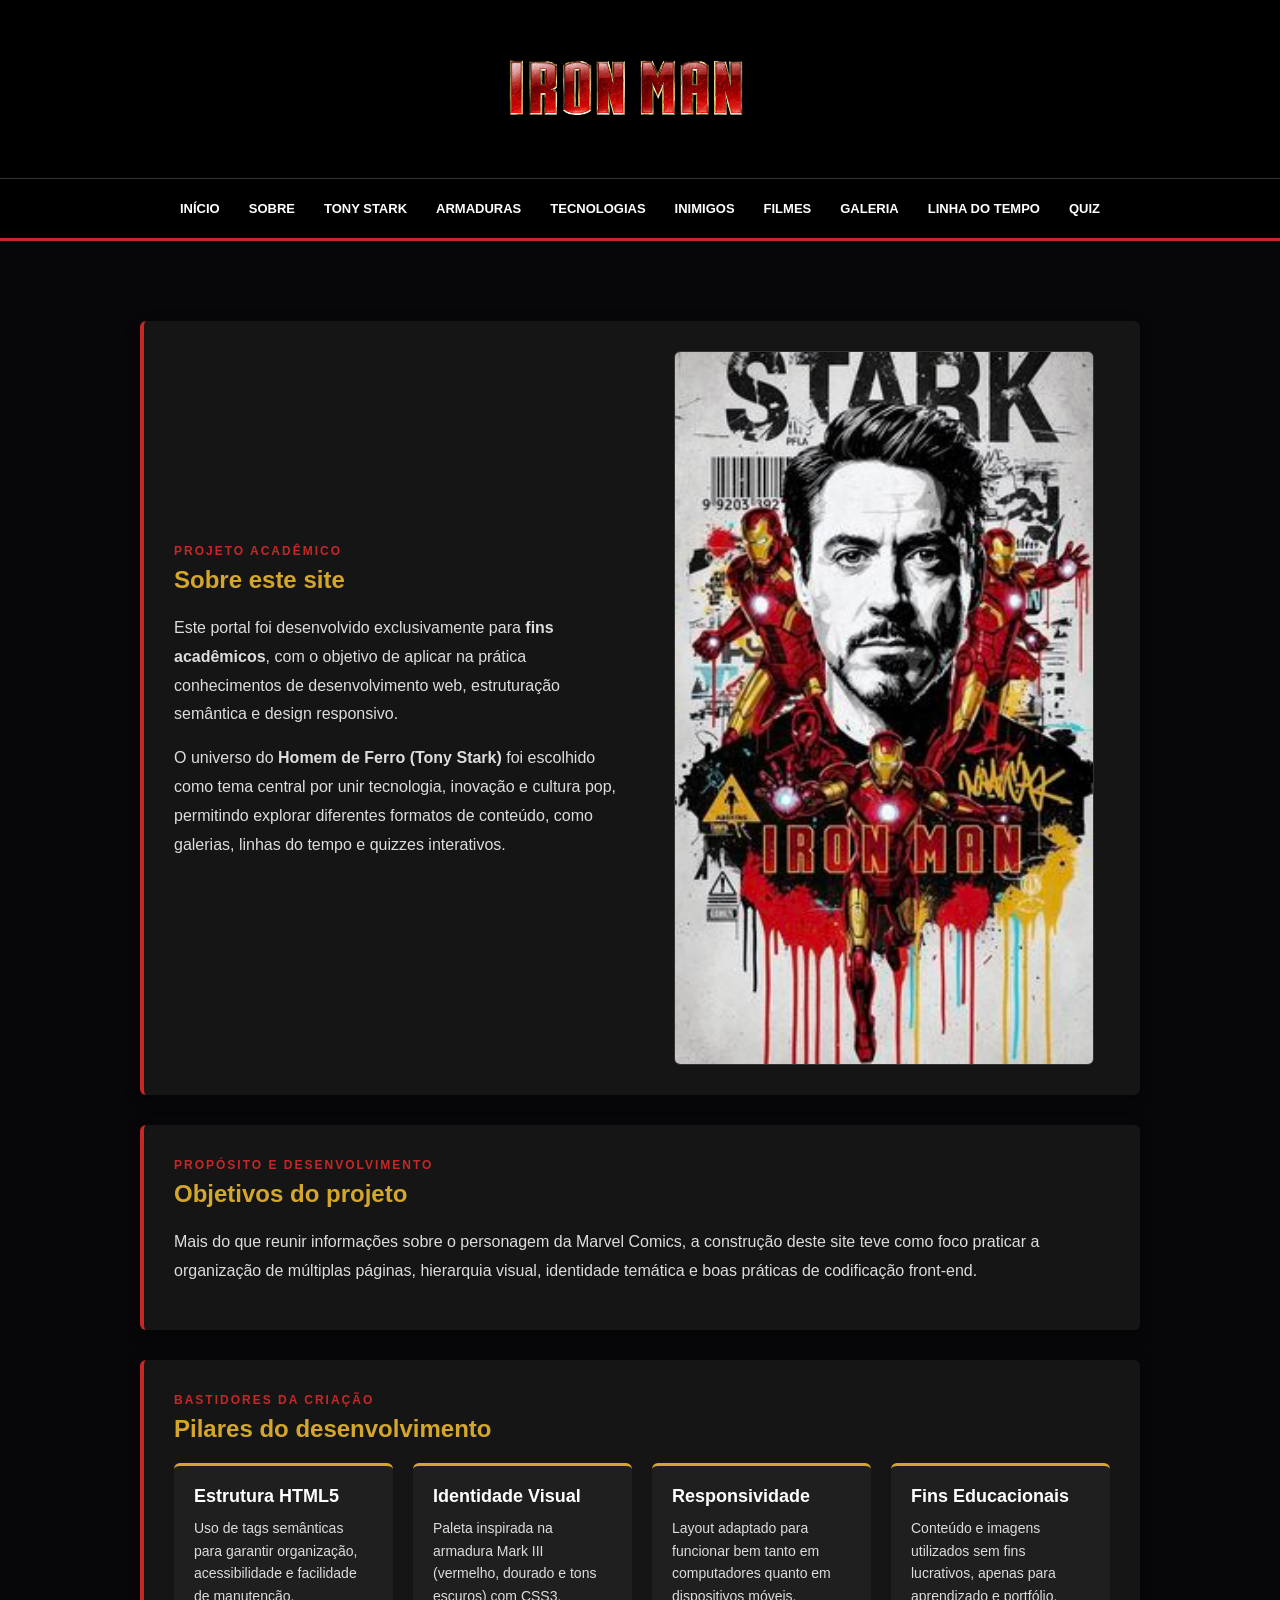
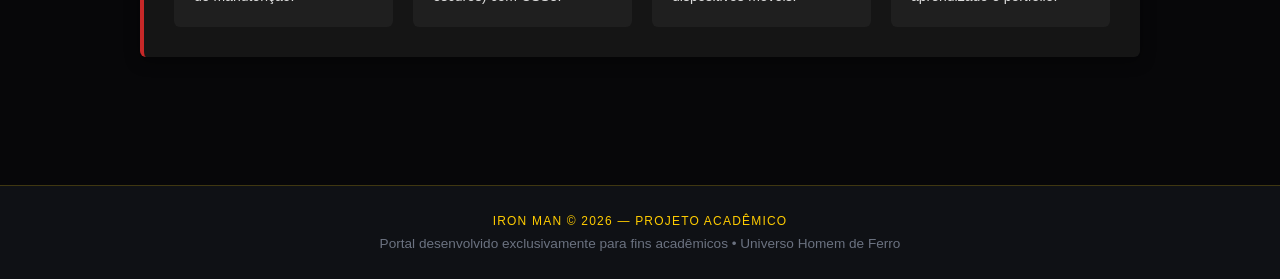
<file: sobre.html>
<!DOCTYPE html>
<html lang="pt-br">
<head>
    <meta charset="UTF-8">
    <meta name="viewport" content="width=device-width, initial-scale=1.0">

    <link rel="stylesheet" href="css/style.css">
    <link rel="icon" type="image/png" href="img/icone-ironman.png">

    <title>Sobre | Homem de Ferro</title>
</head>
<body>

     <header>
        <div class="logo">
            <a href="index.html">
                <img src="img/Iron-Man-Logo.png" alt="Iron Man">
            </a>
        </div>
        <nav>
            <a href="index.html">Início</a>
            <a href="sobre.html">Sobre</a>
            <a href="tony-stark.html">Tony Stark</a>
            <a href="armaduras.html">Armaduras</a>
            <a href="tecnologias.html" class="active">Tecnologias</a>
            <a href="inimigos.html">Inimigos</a>
            <a href="filmes.html">Filmes</a>
            <a href="galeria.html">Galeria</a>
            <a href="linhadotempo.html">Linha do tempo</a>
            <a href="quiz.html">Quiz</a>
        </nav>
    </header>

    <main class="pagina-sobre">

    <section class="sobre destaque-sobre">
        <div class="texto-sobre">
            <span class="subtitulo-sobre">PROJETO ACADÊMICO</span>

            <h1>Sobre este site</h1>

            <p>
                Este portal foi desenvolvido exclusivamente para <strong>fins acadêmicos</strong>, 
                com o objetivo de aplicar na prática conhecimentos de desenvolvimento web, 
                estruturação semântica e design responsivo.
            </p>

            <p>
                O universo do <strong>Homem de Ferro (Tony Stark)</strong> foi escolhido como tema central 
                por unir tecnologia, inovação e cultura pop, permitindo explorar diferentes formatos 
                de conteúdo, como galerias, linhas do tempo e quizzes interativos.
            </p>
        </div>

        <div class="imagem-sobre">
            <img src="img/homem-de-ferro.jpg" alt="Homem de Ferro usando sua armadura">
        </div>
    </section>

    <section class="sobre origem-sobre">
        <span class="subtitulo-sobre">PROPÓSITO E DESENVOLVIMENTO</span>

        <h2>Objetivos do projeto</h2>

        <p>
            Mais do que reunir informações sobre o personagem da Marvel Comics, a construção 
            deste site teve como foco praticar a organização de múltiplas páginas, hierarquia visual, 
            identidade temática e boas práticas de codificação front-end.
        </p>
    </section>

    <section class="sobre caracteristicas-sobre">
        <span class="subtitulo-sobre">BASTIDORES DA CRIAÇÃO</span>

        <h2>Pilares do desenvolvimento</h2>

        <div class="cards-caracteristicas">

            <article class="card-caracteristica">
                <h3>Estrutura HTML5</h3>
                <p>
                    Uso de tags semânticas para garantir organização, acessibilidade e facilidade de manutenção.
                </p>
            </article>

            <article class="card-caracteristica">
                <h3>Identidade Visual</h3>
                <p>
                    Paleta inspirada na armadura Mark III (vermelho, dourado e tons escuros) com CSS3.
                </p>
            </article>

            <article class="card-caracteristica">
                <h3>Responsividade</h3>
                <p>
                    Layout adaptado para funcionar bem tanto em computadores quanto em dispositivos móveis.
                </p>
            </article>

            <article class="card-caracteristica">
                <h3>Fins Educacionais</h3>
                <p>
                    Conteúdo e imagens utilizados sem fins lucrativos, apenas para aprendizado e portfólio.
                </p>
            </article>

        </div>
    </section>

</main>

<footer class="border-t border-stark-hudBorder bg-stark-darkBg mt-12 py-6">
    <div class="max-w-7xl mx-auto px-4 text-center">
        <p class="font-orbitron text-xs text-stark-cyan tracking-widest uppercase mb-2">
            IRON MAN © 2026 — PROJETO ACADÊMICO
        <p class="text-xs text-neutral-500">
                Portal desenvolvido exclusivamente para fins acadêmicos • Universo Homem de Ferro
        </p>
</footer>
    
</body>
</file>
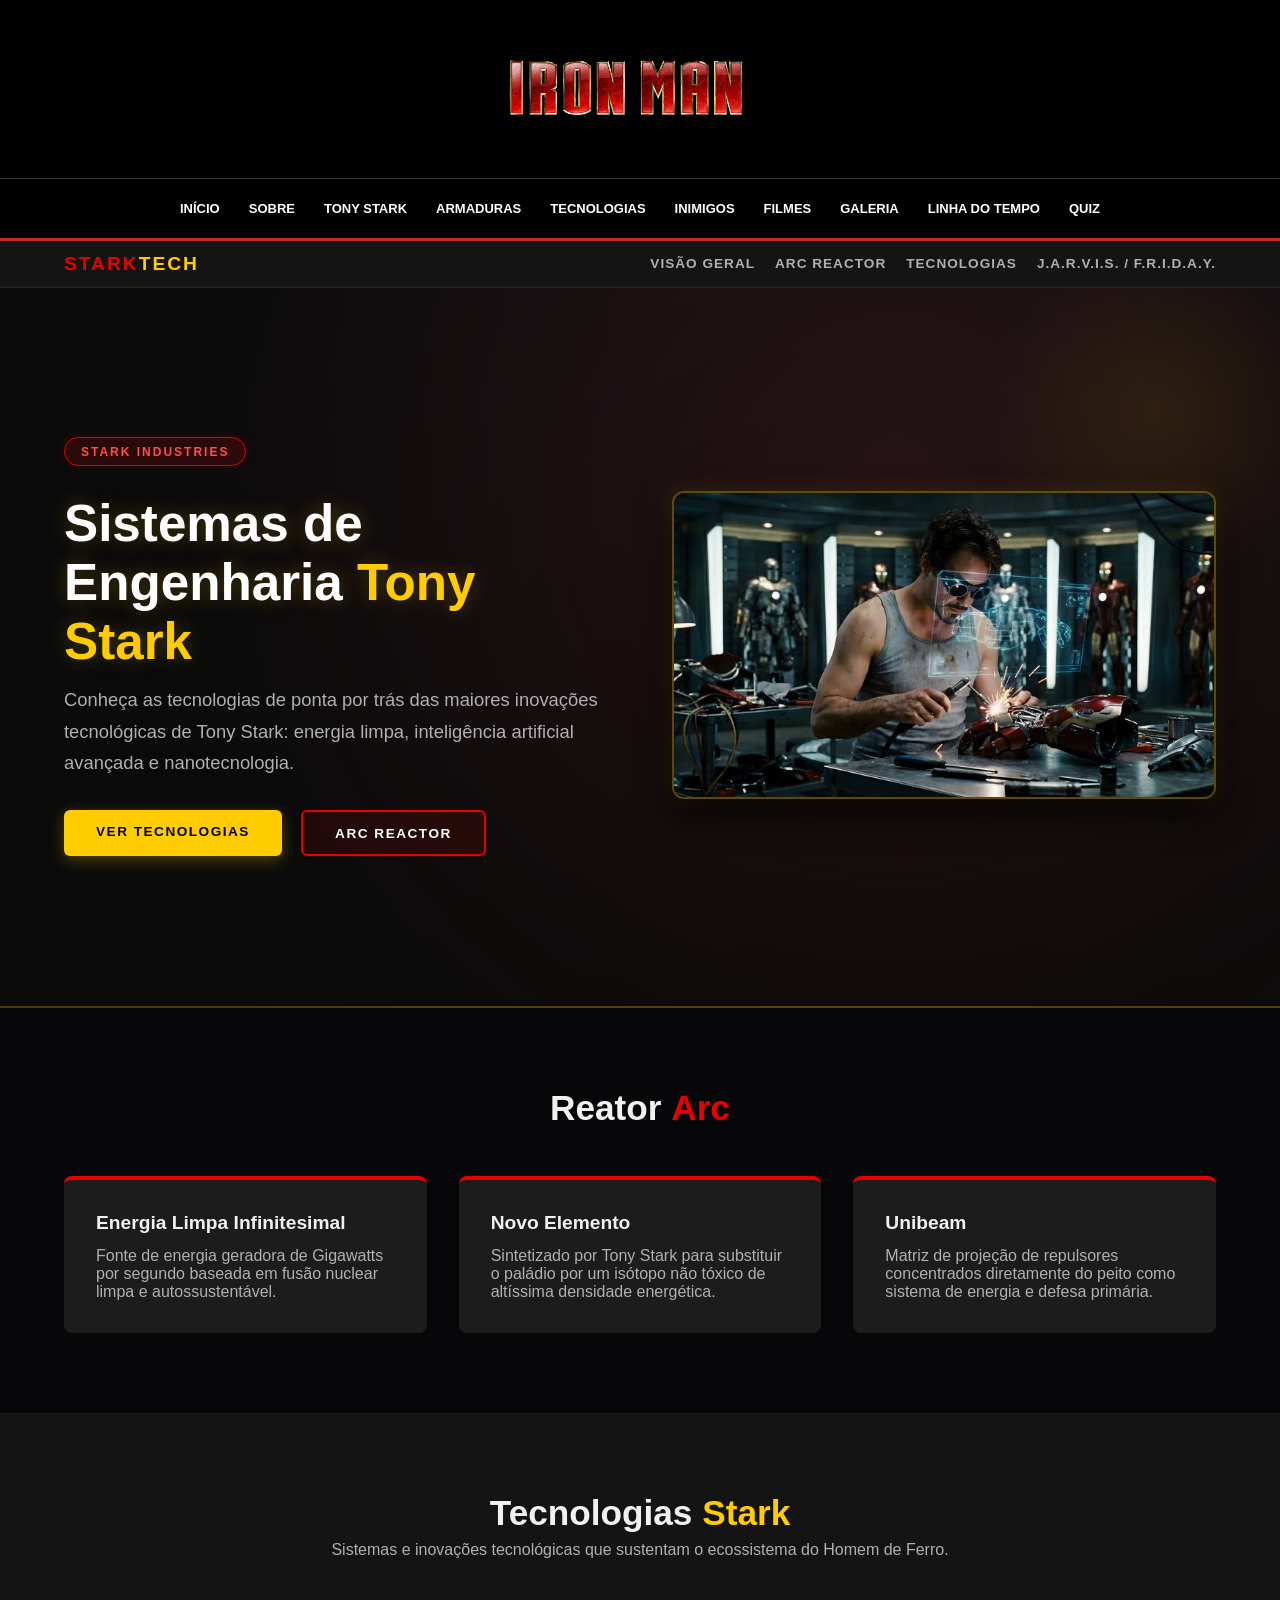
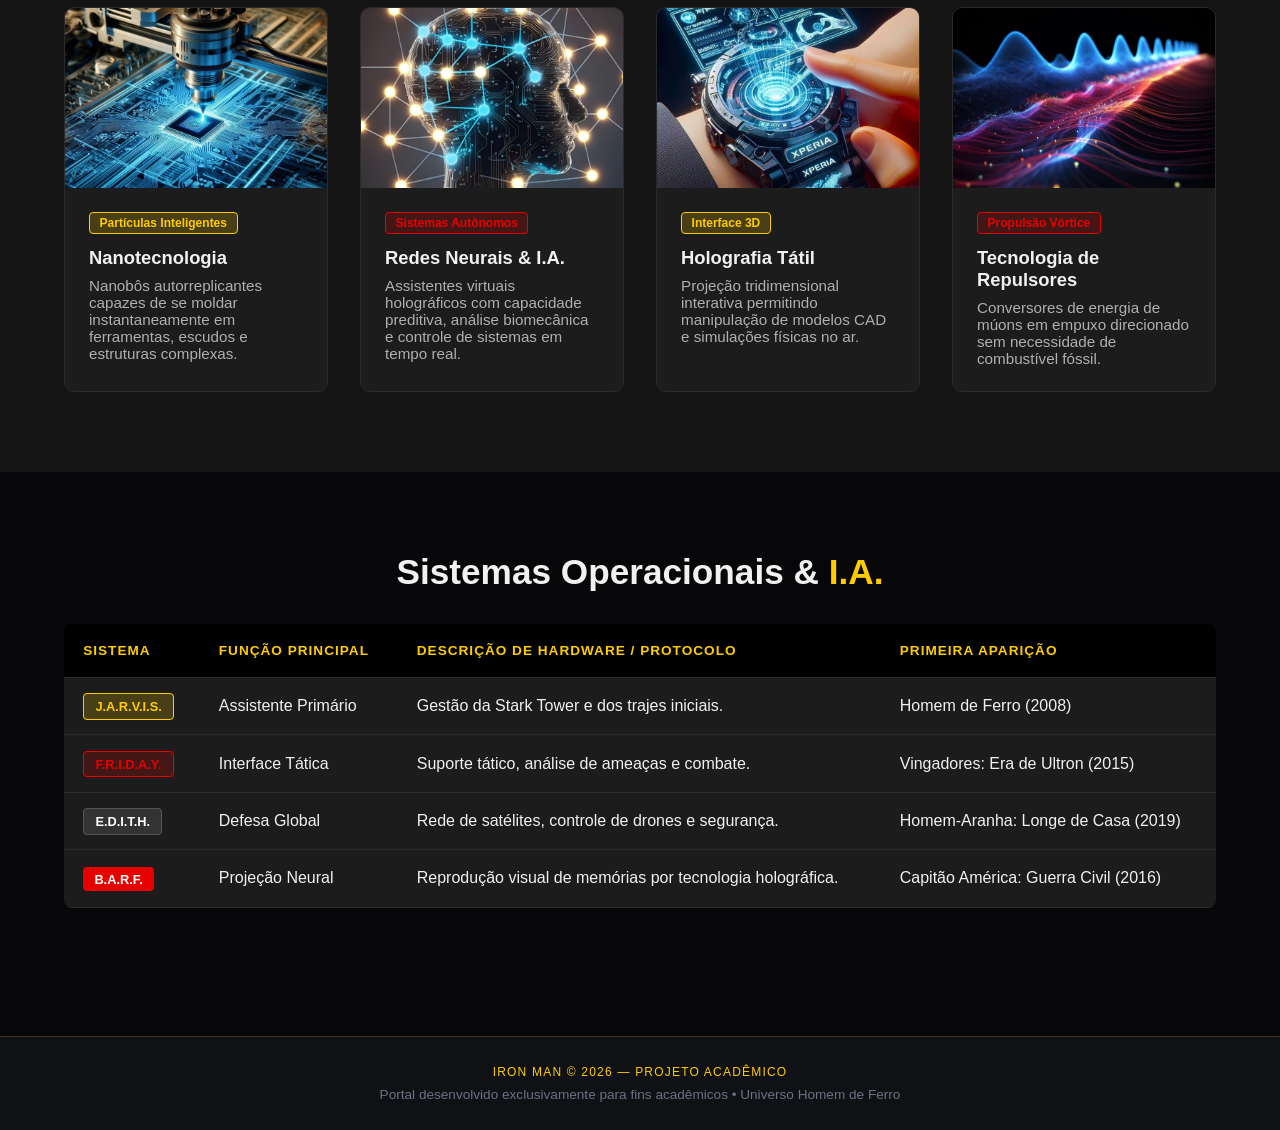
<file: tecnologias.html>
<!DOCTYPE html>
<html lang="pt-BR">
<head>
    <meta charset="UTF-8">
    <meta name="viewport" content="width=device-width, initial-scale=1.0">
    <title>Stark Industries - Tecnologia & Inovação</title>
    <link rel="stylesheet" href="css/style.css">

</head>
<body>

    <header>
        <div class="logo">
            <a href="index.html">
                <img src="img/Iron-Man-Logo.png" alt="Iron Man">
            </a>
        </div>
        <nav>
            <a href="index.html">Início</a>
            <a href="sobre.html">Sobre</a>
            <a href="tony-stark.html">Tony Stark</a>
            <a href="armaduras.html">Armaduras</a>
            <a href="tecnologias.html" class="active">Tecnologias</a>
            <a href="inimigos.html">Inimigos</a>
            <a href="filmes.html">Filmes</a>
            <a href="galeria.html">Galeria</a>
            <a href="linhadotempo.html">Linha do tempo</a>
            <a href="quiz.html">Quiz</a>
        </nav>
    </header>

    <div class="sub-navbar">
        <div class="sub-logo">
            <span class="highlight-red">STARK</span><span class="highlight-yellow">TECH</span>
        </div>
        <div class="sub-links">
            <a href="#home">Visão Geral</a>
            <a href="#arc">Arc Reactor</a>
            <a href="#tecnologias">Tecnologias</a>
            <a href="#ia">J.A.R.V.I.S. / F.R.I.D.A.Y.</a>
        </div>
    </div>

    <section id="home" class="hero">
        <div class="hero-content">
            <span class="badge">Stark Industries</span>
            <h1>Sistemas de Engenharia <span class="text-yellow">Tony Stark</span></h1>
            <p>Conheça as tecnologias de ponta por trás das maiores inovações tecnológicas de Tony Stark: energia limpa, inteligência artificial avançada e nanotecnologia.</p>
            <div class="hero-buttons">
                <a href="#tecnologias" class="btn btn-primary">Ver Tecnologias</a>
                <a href="#arc" class="btn btn-secondary">Arc Reactor</a>
            </div>
        </div>
        <div class="hero-image">
            <img src="img/tony-lab.jpeg" alt="Tecnologia Avançada Stark">
        </div>
    </section>

    <section id="arc" class="section">
        <h2 class="section-title">Reator <span class="text-red">Arc</span></h2>
        <div class="concept-grid">
            <div class="concept-card">
                <i class="fa-solid fa-bolt icon"></i>
                <h3>Energia Limpa Infinitesimal</h3>
                <p>Fonte de energia geradora de Gigawatts por segundo baseada em fusão nuclear limpa e autossustentável.</p>
            </div>
            <div class="concept-card">
                <i class="fa-solid fa-microchip icon"></i>
                <h3>Novo Elemento</h3>
                <p>Sintetizado por Tony Stark para substituir o paládio por um isótopo não tóxico de altíssima densidade energética.</p>
            </div>
            <div class="concept-card">
                <i class="fa-solid fa-shield-halved icon"></i>
                <h3>Unibeam</h3>
                <p>Matriz de projeção de repulsores concentrados diretamente do peito como sistema de energia e defesa primária.</p>
            </div>
        </div>
    </section>

    <section id="tecnologias" class="section bg-darker">
        <h2 class="section-title">Tecnologias <span class="text-yellow">Stark</span></h2>
        <p class="section-subtitle">Sistemas e inovações tecnológicas que sustentam o ecossistema do Homem de Ferro.</p>
        
        <div class="tech-grid">
            <div class="tech-card">
                <div class="tech-img-container">
                    <img src="img/nanotec.jpeg" alt="Nanotecnologia">
                </div>
                <div class="tech-info">
                    <span class="tech-tag tag-yellow">Partículas Inteligentes</span>
                    <h3>Nanotecnologia</h3>
                    <p>Nanobôs autorreplicantes capazes de se moldar instantaneamente em ferramentas, escudos e estruturas complexas.</p>
                </div>
            </div>

            <div class="tech-card">
                <div class="tech-img-container">
                    <img src="img/machine.jpeg" alt="Inteligência Artificial">
                </div>
                <div class="tech-info">
                    <span class="tech-tag tag-red">Sistemas Autônomos</span>
                    <h3>Redes Neurais & I.A.</h3>
                    <p>Assistentes virtuais holográficos com capacidade preditiva, análise biomecânica e controle de sistemas em tempo real.</p>
                </div>
            </div>

            <div class="tech-card">
                <div class="tech-img-container">
                    <img src="img/projecao-holografica.jpeg" alt="Projeção Holográfica">
                </div>
                <div class="tech-info">
                    <span class="tech-tag tag-yellow">Interface 3D</span>
                    <h3>Holografia Tátil</h3>
                    <p>Projeção tridimensional interativa permitindo manipulação de modelos CAD e simulações físicas no ar.</p>
                </div>
            </div>

            <div class="tech-card">
                <div class="tech-img-container">
                    <img src="img/ondas.jpeg" alt="Propulsão por Repulsores">
                </div>
                <div class="tech-info">
                    <span class="tech-tag tag-red">Propulsão Vórtice</span>
                    <h3>Tecnologia de Repulsores</h3>
                    <p>Conversores de energia de múons em empuxo direcionado sem necessidade de combustível fóssil.</p>
                </div>
            </div>
        </div>
    </section>

    <section id="ia" class="section">
        <h2 class="section-title">Sistemas Operacionais & <span class="text-yellow">I.A.</span></h2>
        <div class="methods-table-wrapper">
           <table class="methods-table">
    <thead>
        <tr>
            <th>Sistema</th>
            <th>Função Principal</th>
            <th>Descrição de Hardware / Protocolo</th>
            <th>Primeira Aparição</th>
        </tr>
    </thead>

    <tbody>
        <tr>
            <td><span class="method-badge jarvis">J.A.R.V.I.S.</span></td>
            <td>Assistente Primário</td>
            <td>Gestão da Stark Tower e dos trajes iniciais.</td>
            <td>Homem de Ferro (2008)</td>
        </tr>

        <tr>
            <td><span class="method-badge friday">F.R.I.D.A.Y.</span></td>
            <td>Interface Tática</td>
            <td>Suporte tático, análise de ameaças e combate.</td>
            <td>Vingadores: Era de Ultron (2015)</td>
        </tr>

        <tr>
            <td><span class="method-badge edith">E.D.I.T.H.</span></td>
            <td>Defesa Global</td>
            <td>Rede de satélites, controle de drones e segurança.</td>
            <td>Homem-Aranha: Longe de Casa (2019)</td>
        </tr>

        <tr>
            <td><span class="method-badge barf">B.A.R.F.</span></td>
            <td>Projeção Neural</td>
            <td>Reprodução visual de memórias por tecnologia holográfica.</td>
            <td>Capitão América: Guerra Civil (2016)</td>
        </tr>
    </tbody>
</table>
        </div>
    </section>

    <footer class="border-t border-stark-hudBorder bg-stark-darkBg mt-12 py-6">
        <div class="max-w-7xl mx-auto px-4 text-center">
            <p class="font-orbitron text-xs text-stark-cyan tracking-widest uppercase mb-2">
                IRON MAN © 2026 — PROJETO ACADÊMICO
            </p>
            <p class="text-xs text-neutral-500">
                Portal desenvolvido exclusivamente para fins acadêmicos • Universo Homem de Ferro
            </p>
        </div>
    </footer>
</body>
</html>
</file>
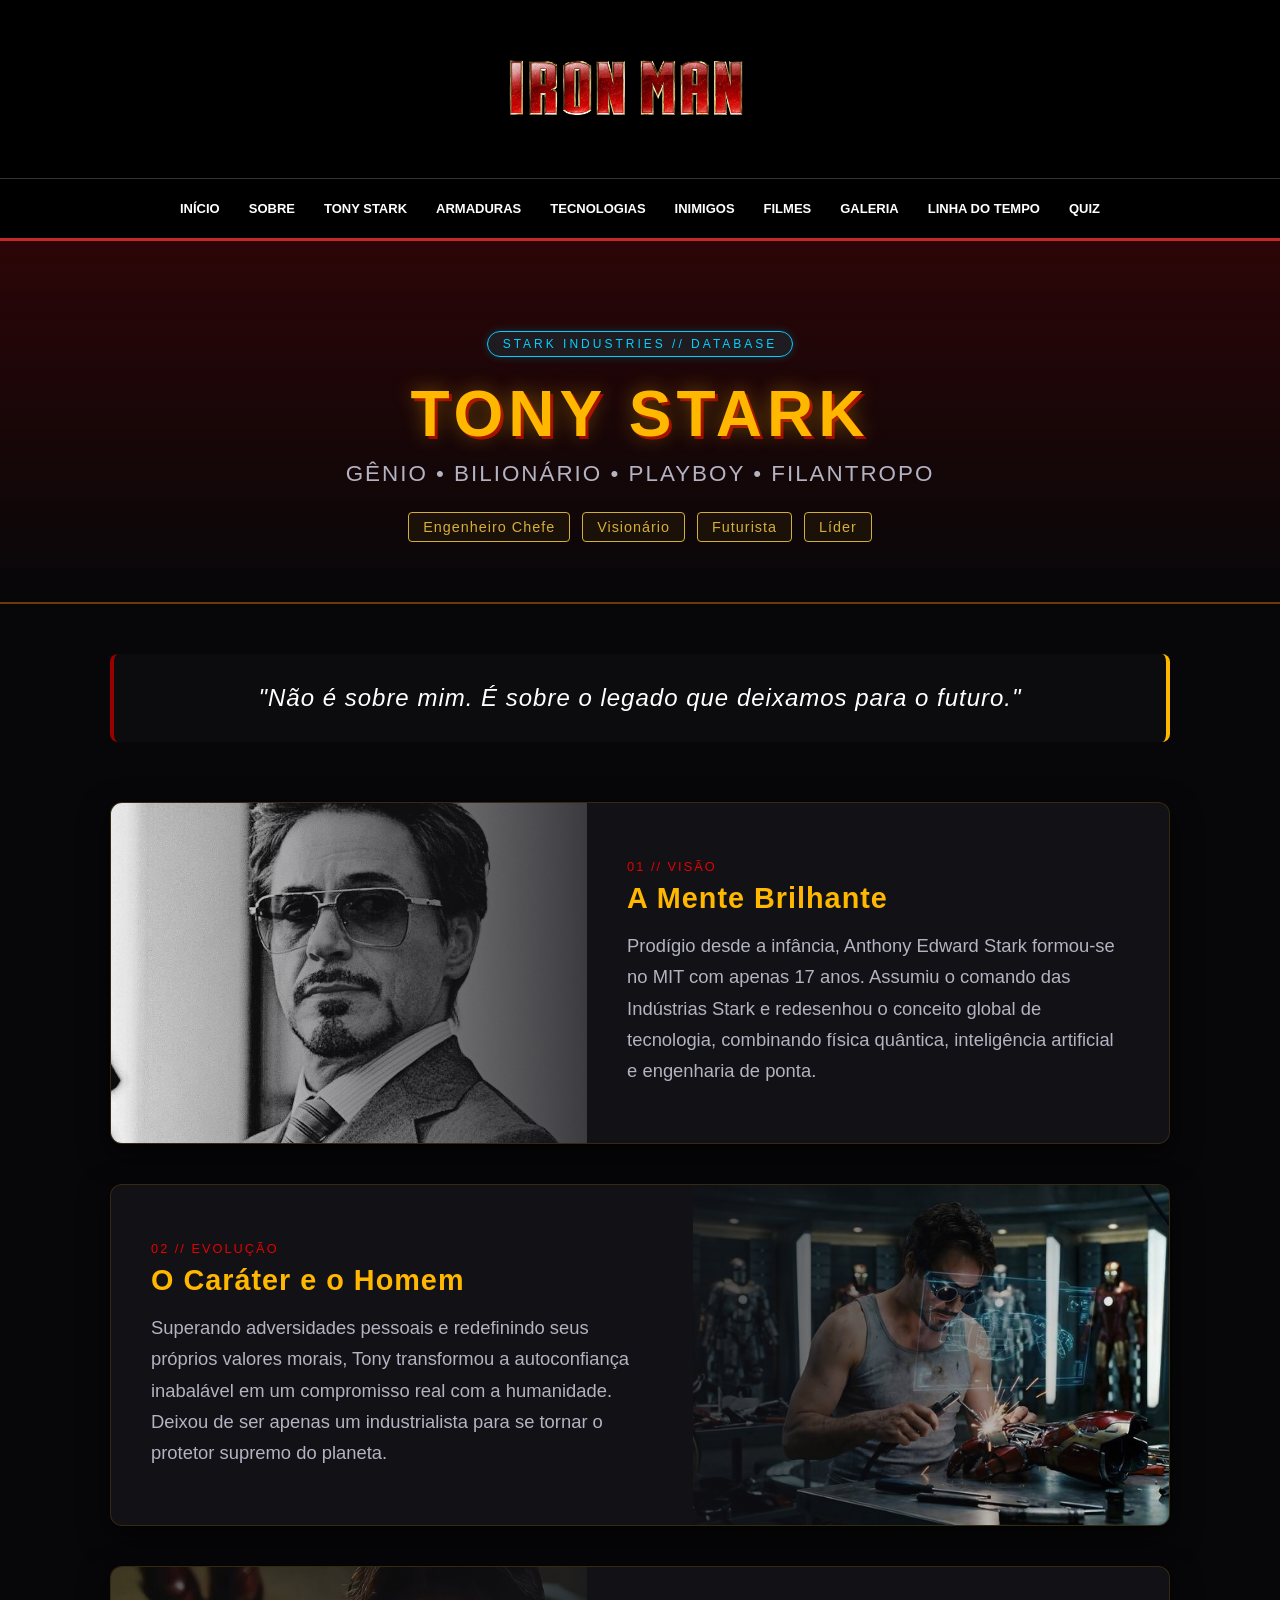
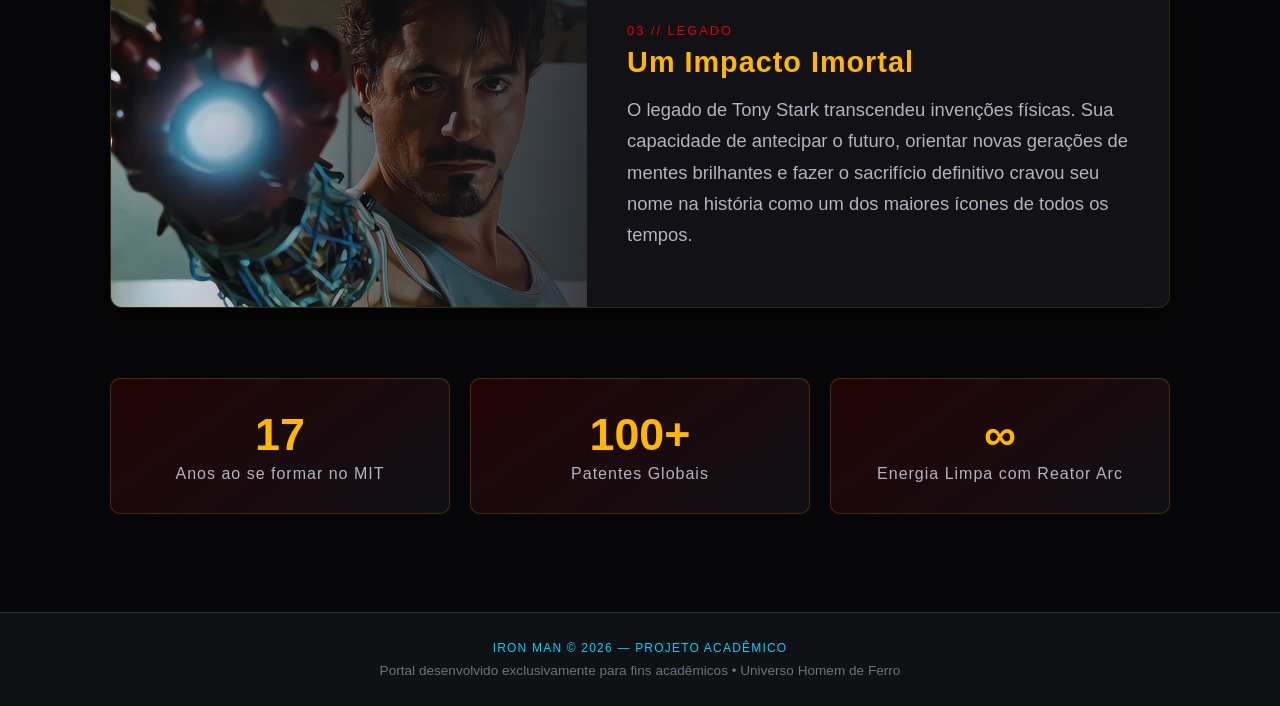
<file: tony-stark.html>
<!DOCTYPE html>
<html lang="pt-BR">
<head>
  <meta charset="UTF-8">
  <meta name="viewport" content="width=device-width, initial-scale=1.0">
  <title>Tony Stark | O Legado</title>
  <link rel="stylesheet" href="css/tonystyle.css">
</head>
<body>

    <header>
        <div class="logo">
            <a href="index.html">
                <img src="img/Iron-Man-Logo.png" alt="Iron Man">
            </a>
        </div>
        <nav>
            <a href="index.html">Início</a>
            <a href="sobre.html">Sobre</a>
            <a href="tony-stark.html" class="active">Tony Stark</a>
            <a href="armaduras.html">Armaduras</a>
            <a href="tecnologias.html">Tecnologias</a>
            <a href="inimigos.html">Inimigos</a>
            <a href="filmes.html">Filmes</a>
            <a href="galeria.html">Galeria</a>
            <a href="linhadotempo.html">Linha do tempo</a>
            <a href="quiz.html">Quiz</a>
        </nav>
    </header>

  <div class="arc-glow"></div>

  <section class="site-hero-header">
    <div class="badge-stark">STARK INDUSTRIES // DATABASE</div>
    <h1>TONY STARK</h1>
    <p class="tagline">Gênio • Bilionário • Playboy • Filantropo</p>
    
    <div class="tags-container">
      <span class="tag">Engenheiro Chefe</span>
      <span class="tag">Visionário</span>
      <span class="tag">Futurista</span>
      <span class="tag">Líder</span>
    </div>
  </section>

  <main>
    <section class="quote-box">
      <blockquote>"Não é sobre mim. É sobre o legado que deixamos para o futuro."</blockquote>
    </section>

    <div class="biografia-container">
      
      <article class="card-stark">
        <div class="img-wrapper">
          <img src="img/tony.jpeg" alt="Tony Stark Visionário">
          <div class="img-overlay"></div>
        </div>
        <div class="texto-info">
          <span class="card-numero">01 // VISÃO</span>
          <h2>A Mente Brilhante</h2>
          <p>Prodígio desde a infância, Anthony Edward Stark formou-se no MIT com apenas 17 anos. Assumiu o comando das Indústrias Stark e redesenhou o conceito global de tecnologia, combinando física quântica, inteligência artificial e engenharia de ponta.</p>
        </div>
      </article>

      <article class="card-stark reverso">
        <div class="img-wrapper">
          <img src="img/tony-lab.jpeg" alt="Tony Stark em seu laboratório">
          <div class="img-overlay"></div>
        </div>
        <div class="texto-info">
          <span class="card-numero">02 // EVOLUÇÃO</span>
          <h2>O Caráter e o Homem</h2>
          <p>Superando adversidades pessoais e redefinindo seus próprios valores morais, Tony transformou a autoconfiança inabalável em um compromisso real com a humanidade. Deixou de ser apenas um industrialista para se tornar o protetor supremo do planeta.</p>
        </div>
      </article>

      <article class="card-stark">
        <div class="img-wrapper">
          <img src="img/tony-luva.jpeg" alt="Tony Stark Líder">
          <div class="img-overlay"></div>
        </div>
        <div class="texto-info">
          <span class="card-numero">03 // LEGADO</span>
          <h2>Um Impacto Imortal</h2>
          <p>O legado de Tony Stark transcendeu invenções físicas. Sua capacidade de antecipar o futuro, orientar novas gerações de mentes brilhantes e fazer o sacrifício definitivo cravou seu nome na história como um dos maiores ícones de todos os tempos.</p>
        </div>
      </article>

    </div>

    <section class="stats-panel">
      <div class="stat-item">
        <h3>17</h3>
        <p>Anos ao se formar no MIT</p>
      </div>
      <div class="stat-item">
        <h3>100+</h3>
        <p>Patentes Globais</p>
      </div>
      <div class="stat-item">
        <h3>∞</h3>
        <p>Energia Limpa com Reator Arc</p>
      </div>
    </section>

  </main>

  <footer>
    <div class="max-w-7xl mx-auto px-4 text-center">
        <p class="font-orbitron text-xs text-stark-cyan tracking-widest uppercase mb-2">
            IRON MAN © 2026 — PROJETO ACADÊMICO
        </p>
        <p class="text-xs text-neutral-500">
            Portal desenvolvido exclusivamente para fins acadêmicos • Universo Homem de Ferro
        </p>
    </div>
  </footer>

</body>
</html>
</file>
<file: css/style.css>
* {
    margin: 0;
    padding: 0;
    box-sizing: border-box;
    font-family: 'Segoe UI', Tahoma, Geneva, Verdana, sans-serif;
}

body {
    background-color: #070709;
    color: #f1f1f1;
    overflow-x: hidden;
}

.text-yellow {
    color: #ffb700;
}

.text-red {
    color: #e60000;
}

.highlight-red {
    color: #e60000;
    font-weight: bold;
}

.highlight-yellow {
    color: #ffb700;
    font-weight: bold;
}

.navbar {
    background-color: #0c0c10;
    display: flex;
    justify-content: space-between;
    align-items: center;
    padding: 15px 40px;
    position: sticky;
    top: 0;
    z-index: 1000;
    border-bottom: 2px solid #ffb700;
}

.logo {
    font-size: 1.5rem;
    letter-spacing: 2px;
}

header {
    background-color: #000;
    border-bottom: 3px solid #c62828;
}

.logo {
    display: flex;
    justify-content: center;
    padding: 15px;
}

.logo img {
    width: 280px;
    max-width: 90%;
    height: auto;
}

nav {
    display: flex;
    justify-content: center;
    flex-wrap: wrap;
    border-top: 1px solid #333;
    padding: 10px;
    gap: 5px;
}

nav a {
    color: white;
    text-decoration: none;
    font-size: 13px;
    font-weight: bold;
    text-transform: uppercase;
    padding: 12px;
    transition: 0.3s ease;
}

nav a:hover {
    color: #f5c542;
    background-color: #222;
    border-bottom: 2px solid #c62828;
}
.navbar nav ul {
    list-style: none;
    display: flex;
    gap: 25px;
}

.navbar nav ul li a {
    color: #b3b3c2;
    text-decoration: none;
    font-weight: 600;
    transition: color 0.3s;
}

.navbar nav ul li a:hover,
.navbar nav ul li a.active {
    color: #ffb700;
}

.stark-identificacao {
    background-color: #141414;
    border: 1px solid #262626;
    border-radius: 12px;
    padding: 25px;
    max-width: 500px;
    margin: 30px auto;
    text-align: center;
    box-shadow: 0 10px 30px -10px rgba(220, 38, 38, 0.2);
}

.stark-identificacao input[type="text"] {
    width: 100%;
    padding: 12px 14px;
    background-color: #0b0b0d;
    border: 1px solid #333333;
    border-radius: 7px;
    color: #ffffff;
    font-size: 15px;
    margin-bottom: 12px;
    transition: all 0.3s ease;
}

.stark-identificacao input[type="text"]:focus {
    outline: none;
    border-color: #dc2626;
    box-shadow: 0 0 8px rgba(220, 38, 38, 0.3);
}

.stark-btn-acessar {
    width: 100%;
    padding: 12px;
    background-color: #c62828;
    border: none;
    border-radius: 7px;
    color: #ffffff;
    font-size: 15px;
    font-weight: bold;
    cursor: pointer;
    text-transform: uppercase;
    transition: 0.2s ease;
}

.stark-btn-acessar:hover {
    background-color: #e53935;
}

.stark-card {
    background-color: #141414;
    border: 1px solid #262626;
    transition: all 0.25s ease;
}

.stark-card:hover {
    border-color: #dc2626;
    transform: translateY(-3px);
    box-shadow: 0 10px 30px -10px rgba(220, 38, 38, 0.28);
}

@media (max-width: 600px) {

    nav {
        flex-direction: column;
        text-align: center;
    }

    .logo img {
        width: 220px;
    }
}

.sobre {
    max-width: 1000px;
    margin: 30px auto;
    padding: 30px;
    background-color: #151515;
    color: #f5f5f5;
    border-left: 4px solid #c62828;
    border-radius: 6px;
    box-shadow: 0 4px 15px rgba(0, 0, 0, 0.4);
}

.subtitulo-sobre {
    display: inline-block;
    font-size: 12px;
    font-weight: bold;
    letter-spacing: 2px;
    color: #c62828;
    margin-bottom: 8px;
    text-transform: uppercase;
}

.sobre h1,
.sobre h2 {
    color: #d4a72c;
    margin-bottom: 20px;
}

.sobre p {
    font-size: 16px;
    line-height: 1.8;
    margin-bottom: 15px;
    color: #dddddd;
}

.destaque-sobre {
    display: flex;
    align-items: center;
    gap: 30px;
}

.texto-sobre {
    flex: 1;
}

.imagem-sobre {
    flex: 1;
}

.sobre img {
    display: block;
    width: 100%;
    max-width: 420px;
    margin: 0 auto;
    border-radius: 6px;
    border: 1px solid #333;
}

.cards-caracteristicas {
    display: grid;
    grid-template-columns: repeat(auto-fit, minmax(200px, 1fr));
    gap: 20px;
    margin-top: 20px;
}

.card-caracteristica {
    background-color: #1f1f1f;
    padding: 20px;
    border-radius: 6px;
    border-top: 3px solid #d4a72c;
    transition: transform 0.2s ease, border-color 0.2s ease;
}

.card-caracteristica:hover {
    transform: translateY(-5px);
    border-top-color: #c62828;
}

.icone-caracteristica {
    font-size: 26px;
    display: block;
    margin-bottom: 10px;
}

.card-caracteristica h3 {
    color: #ffffff;
    font-size: 18px;
    margin-bottom: 10px;
}

.card-caracteristica p {
    font-size: 14px;
    line-height: 1.6;
    margin-bottom: 0;
}

@media (max-width: 768px) {
    .destaque-sobre {
        flex-direction: column;
    }

    .sobre {
        margin: 20px 15px;
        padding: 20px;
    }
}

.site-hero-header {
  position: relative;
  z-index: 1;
  text-align: center;
  padding: 90px 20px 60px 20px;
  background: linear-gradient(180deg, rgba(153, 0, 0, 0.25) 0%, rgba(7, 7, 9, 1) 100%);
  border-bottom: 2px solid rgba(255, 183, 0, 0.3);
}

.badge-stark {
  display: inline-block;
  font-family: var(--fonte-titulo);
  font-size: 0.75rem;
  letter-spacing: 3px;
  color: #ffcc00;
  background: rgba(255, 204, 0, 0.1);
  border: 1px solid #ffcc00;
  padding: 5px 15px;
  border-radius: 20px;
  margin-bottom: 20px;
  box-shadow: 0 0 10px rgba(255, 204, 0, 0.2);
}

.site-hero-header h1 {
  font-family: var(--fonte-titulo);
  font-size: 4rem;
  font-weight: 900;
  letter-spacing: 5px;
  color: var(--dourado);
  text-shadow: 0 0 20px rgba(255, 183, 0, 0.4), 3px 3px 0px var(--vermelho-stark);
}

.site-hero-header .tagline {
  font-size: 1.4rem;
  color: var(--texto-cinza);
  margin-top: 10px;
  letter-spacing: 2px;
  text-transform: uppercase;
}

.tags-container {
  display: flex;
  justify-content: center;
  gap: 12px;
  margin-top: 25px;
  flex-wrap: wrap;
}

.tag {
  background: rgba(255, 183, 0, 0.05);
  border: 1px solid var(--dourado-suave);
  color: var(--dourado-suave);
  padding: 6px 14px;
  font-size: 0.9rem;
  border-radius: 4px;
  letter-spacing: 1px;
}

main {
  position: relative;
  z-index: 1;
  max-width: 1100px;
  margin: 0 auto;
  padding: 50px 20px;
}

.quote-box {
  text-align: center;
  margin-bottom: 60px;
  padding: 30px;
  background: rgba(255, 255, 255, 0.02);
  border-left: 4px solid var(--vermelho-stark);
  border-right: 4px solid var(--dourado);
  border-radius: 8px;
}

.quote-box blockquote {
  font-size: 1.5rem;
  font-style: italic;
  color: #ffffff;
  letter-spacing: 1px;
}

.biografia-container {
  display: flex;
  flex-direction: column;
  gap: 40px;
}

.card-stark {
  display: flex;
  align-items: center;
  background-color: var(--preto-card);
  border: 1px solid rgba(255, 183, 0, 0.15);
  border-radius: 12px;
  overflow: hidden;
  box-shadow: 0 10px 30px rgba(0, 0, 0, 0.7);
  transition: all 0.4s ease;
}

.card-stark:hover {
  transform: translateY(-8px);
  border-color: var(--dourado);
  box-shadow: 0 15px 35px rgba(255, 183, 0, 0.2), 0 0 15px rgba(153, 0, 0, 0.3);
}

.card-stark.reverso {
  flex-direction: row-reverse;
}

.img-wrapper {
  position: relative;
  width: 45%;
  height: 340px;
  overflow: hidden;
}

.img-wrapper img {
  width: 100%;
  height: 100%;
  object-fit: cover;
  transition: transform 0.5s ease;
}

.card-stark:hover .img-wrapper img {
  transform: scale(1.08);
}

.img-overlay {
  position: absolute;
  top: 0;
  left: 0;
  width: 100%;
  height: 100%;
  background: linear-gradient(90deg, rgba(17, 17, 22, 0) 0%, rgba(17, 17, 22, 0.8) 100%);
}

.card-stark.reverso .img-overlay {
  background: linear-gradient(-90deg, rgba(17, 17, 22, 0) 0%, rgba(17, 17, 22, 0.8) 100%);
}

.texto-info {
  width: 55%;
  padding: 40px;
}

.card-numero {
  font-family: var(--fonte-titulo);
  font-size: 0.8rem;
  color: var(--vermelho-brilho);
  letter-spacing: 2px;
  display: block;
  margin-bottom: 8px;
}

.texto-info h2 {
  font-family: var(--fonte-titulo);
  color: var(--dourado);
  font-size: 1.8rem;
  margin-bottom: 15px;
  letter-spacing: 1px;
}

.texto-info p {
  color: var(--texto-cinza);
  font-size: 1.15rem;
  line-height: 1.7;
}

.stats-panel {
  display: grid;
  grid-template-columns: repeat(auto-fit, minmax(250px, 1fr));
  gap: 20px;
  margin-top: 70px;
}

.stat-item {
  background: linear-gradient(145deg, rgba(153, 0, 0, 0.2), rgba(17, 17, 22, 0.9));
  border: 1px solid rgba(255, 183, 0, 0.2);
  padding: 30px;
  border-radius: 10px;
  text-align: center;
  transition: 0.3s;
}

.stat-item:hover {
  border-color: #ffcc00;
  box-shadow: 0 0 20px rgba(255, 204, 0, 0.2);
}

.stat-item h3 {
  font-family: var(--fonte-titulo);
  font-size: 2.8rem;
  color: var(--dourado);
  margin-bottom: 5px;
}

.stat-item p {
  color: var(--texto-cinza);
  font-size: 1rem;
  letter-spacing: 1px;
}

.quiz-container {
    min-height: 65vh;
    display: flex;
    justify-content: center;
    align-items: center;
    padding: 40px 20px;
    background: radial-gradient(circle at top, #351416, #101010 70%);
    color: #ffffff;
}

.quiz-card {
    width: 100%;
    max-width: 750px;
    padding: 35px;
    background-color: #171717;
    border: 1px solid #383838;
    border-top: 4px solid #c62828;
    border-radius: 12px;
    box-shadow: 0 10px 35px #00000070;
}

.quiz-etiqueta {
    color: #f5c542;
    font-size: 12px;
    font-weight: bold;
    letter-spacing: 3px;
    text-align: center;
}

.quiz-card h1 {
    color: #f5c542;
    font-size: 32px;
    text-align: center;
    margin: 15px 0;
}

.quiz-descricao {
    color: #cccccc;
    text-align: center;
    line-height: 1.6;
    margin-bottom: 30px;
}

.quiz-info {
    display: flex;
    justify-content: space-between;
    gap: 12px;
    color: #f5c542;
    font-size: 14px;
    font-weight: bold;
    margin-bottom: 12px;
}

.barra-progresso {
    width: 100%;
    height: 8px;
    background-color: #333333;
    border-radius: 10px;
    overflow: hidden;
    margin-bottom: 28px;
}

#progresso {
    width: 0%;
    height: 100%;
    background-color: #c62828;
    transition: width 0.3s ease;
}

#pergunta {
    color: #ffffff;
    font-size: 22px;
    line-height: 1.5;
    margin-bottom: 22px;
}

.alternativas {
    display: flex;
    flex-direction: column;
    gap: 12px;
}

.alternativa {
    width: 100%;
    padding: 15px;
    background-color: #242424;
    border: 1px solid #444444;
    border-radius: 7px;
    color: #ffffff;
    font-size: 15px;
    text-align: left;
    cursor: pointer;
    transition: 0.2s;
}

.alternativa:hover:not(:disabled) {
    border-color: #f5c542;
    background-color: #30271b;
}

.alternativa.selecionada {
    border: 2px solid #f5c542;
    background-color: #382c18;
}

.alternativa.correta {
    border-color: #36a269;
    background-color: #163b29;
}

.alternativa.incorreta {
    border-color: #c62828;
    background-color: #451b1b;
}

.alternativa:disabled {
    cursor: default;
}

#feedback {
    min-height: 24px;
    margin: 18px 0 10px;
    font-weight: bold;
    line-height: 1.5;
}

#botaoConfirmar,
#botaoReiniciar {
    width: 100%;
    padding: 14px;
    background-color: #c62828;
    border: none;
    border-radius: 7px;
    color: #ffffff;
    font-size: 16px;
    font-weight: bold;
    cursor: pointer;
    transition: 0.2s;
}

#botaoConfirmar:hover:not(:disabled),
#botaoReiniciar:hover {
    background-color: #e53935;
}

#botaoConfirmar:disabled {
    background-color: #555555;
    color: #bbbbbb;
    cursor: not-allowed;
}

#resultado {
    text-align: center;
    padding: 20px 0;
}

#resultado h2 {
    color: #f5c542;
    font-size: 28px;
    margin-bottom: 20px;
}

#resultado p {
    color: #dddddd;
    font-size: 17px;
    line-height: 1.7;
    margin-bottom: 15px;
}

@media (max-width: 600px) {
    .quiz-container {
        padding: 25px 12px;
    }

    .quiz-card {
        padding: 22px 16px;
    }

    .quiz-card h1 {
        font-size: 26px;
    }

    #pergunta {
        font-size: 19px;
    }

    .alternativa {
        font-size: 14px;
    }
}
.historico {
    width: 90%;
    max-width: 700px;
    margin: 40px auto;
    padding: 25px;
    background-color: #161a22;
    border: 1px solid rgba(0, 243, 255, 0.2);
    border-left: 4px solid #c0392b;
    border-radius: 12px;
    box-shadow: 0 5px 20px rgba(0, 0, 0, 0.4);
}

.historico h2 {
    color: #f39c12;
    font-size: 24px;
    text-align: center;
    margin-bottom: 20px;
    text-transform: uppercase;
    letter-spacing: 2px;
}

#listaHistorico {
    display: flex;
    flex-direction: column;
    gap: 12px;
    color: #f2f2f2;
}

#listaHistorico .data-partida {
    display: block;
    padding: 15px;
    background-color: #0f1115;
    border: 1px solid rgba(255, 255, 255, 0.1);
    border-radius: 8px;
    color: #aaa;
    text-align: center;
}

#listaHistorico .partida {
    padding: 15px;
    background-color: #0f1115;
    border-left: 3px solid #f39c12;
    border-radius: 8px;
    color: #f2f2f2;
    transition: 0.3s;
}

#listaHistorico .partida:hover {
    border-left-color: #c0392b;
    transform: translateX(5px);
}

@media (max-width: 600px) {
    .historico {
        width: 85%;
        padding: 18px;
    }

    .historico h2 {
        font-size: 19px;
    }
}

:root {
    --stark-red: #c0392b;
    --stark-gold: #f39c12;
    --stark-yellow: #ffcc00;
    --stark-dark: #0f1115;
    --stark-card-bg: #161a22;
    --stark-border: rgba(255, 204, 0, 0.15);
}

.stark-container {
    max-width: 1200px;
    margin: 0 auto;
    padding: 2rem 1rem;
    font-family: 'Segoe UI', Tahoma, Geneva, Verdana, sans-serif;
    color: #ffffff;
}

.stark-main-title {
    text-align: center;
    font-size: 2rem;
    font-weight: 800;
    color: #ffcc00;
    letter-spacing: 2px;
    margin-bottom: 2.5rem;
    text-shadow: 0 0 10px rgba(255, 204, 0, 0.3);
}

.stark-grid {
    display: grid;
    grid-template-columns: 1fr;
    gap: 1.5rem;
}

@media (min-width: 640px) {
    .stark-grid {
        grid-template-columns: repeat(2, 1fr);
    }
}

@media (min-width: 1024px) {
    .stark-grid {
        grid-template-columns: repeat(3, 1fr);
    }
}

.stark-card {
    background: var(--stark-card-bg);
    border: 1px solid var(--stark-border);
    border-radius: 12px;
    padding: 1.5rem;
    display: flex;
    flex-direction: column;
    justify-content: space-between;
    transition: transform 0.3s ease, border-color 0.3s ease, box-shadow 0.3s ease;
}

.stark-card:hover {
    transform: translateY(-5px);
    border-color: var(--stark-gold);
    box-shadow: 0 10px 20px rgba(243, 156, 18, 0.15);
}

.stark-card-header {
    display: flex;
    justify-content: space-between;
    align-items: center;
    margin-bottom: 1rem;
}

.stark-badge {
    color: var(--stark-gold);
    font-weight: 800;
    font-size: 1.25rem;
}

.stark-tag {
    font-size: 0.75rem;
    background: rgba(255, 204, 0, 0.1);
    color: #ffcc00;
    padding: 0.25rem 0.6rem;
    border-radius: 20px;
    border: 1px solid rgba(255, 204, 0, 0.2);
}

.stark-card-title {
    font-size: 1.2rem;
    margin: 0 0 0.5rem 0;
}

.stark-card-desc {
    color: #94a3b8;
    font-size: 0.9rem;
    line-height: 1.4;
    margin-bottom: 1rem;
}

.stark-stats {
    display: flex;
    justify-content: space-between;
    font-size: 0.8rem;
    color: #64748b;
    border-top: 1px dashed #262c36;
    padding-top: 0.75rem;
    margin-bottom: 1.25rem;
}

.stark-btn {
    width: 100%;
    padding: 0.75rem;
    background: linear-gradient(135deg, var(--stark-red), #900c3f);
    color: #ffffff;
    border: none;
    border-radius: 6px;
    font-weight: 700;
    cursor: pointer;
    transition: filter 0.2s ease;
}

.stark-btn:hover {
    filter: brightness(1.2);
}

.stark-modal-overlay {
    display: none;
    position: fixed;
    top: 0;
    left: 0;
    width: 100%;
    height: 100%;
    background: rgba(0, 0, 0, 0.85);
    backdrop-filter: blur(5px);
    z-index: 9999;
    align-items: center;
    justify-content: center;
    padding: 1rem;
}

.stark-modal-overlay.active {
    display: flex;
}

.stark-modal {
    background: var(--stark-card-bg);
    border: 1px solid var(--stark-gold);
    border-radius: 12px;
    width: 100%;
    max-width: 550px;
    padding: 2rem;
    box-shadow: 0 0 30px rgba(243, 156, 18, 0.2);
    position: relative;
    max-height: 90vh;
    overflow-y: auto;
}

.stark-modal-header {
    display: flex;
    justify-content: space-between;
    align-items: center;
}

.stark-modal-close {
    background: transparent;
    border: none;
    color: #94a3b8;
    font-size: 2rem;
    cursor: pointer;
    line-height: 1;
}

.stark-modal-close:hover {
    color: #ffffff;
}

.stark-modal-title {
    font-size: 1.75rem;
    margin: 0.5rem 0 1.5rem 0;
    color: #ffffff;
}

.stark-modal-grid {
    display: grid;
    grid-template-columns: 1fr 1fr;
    gap: 1rem;
    margin-bottom: 1.5rem;
}

.stark-info-box {
    background: #0d1117;
    padding: 0.75rem;
    border-radius: 6px;
    border-left: 3px solid #ffcc00;
}

.stark-info-box span {
    display: block;
    font-size: 0.7rem;
    color: #64748b;
    margin-bottom: 0.25rem;
}

.stark-info-box strong {
    font-size: 0.85rem;
    color: #e2e8f0;
}

.stark-modal-desc {
    color: #cbd5e1;
    line-height: 1.5;
    font-size: 0.95rem;
    margin-bottom: 1.5rem;
}

.stark-modal-section h4 {
    font-size: 0.85rem;
    color: var(--stark-gold);
    letter-spacing: 1px;
    margin-bottom: 0.75rem;
}

.stark-weapons-list {
    list-style: none;
    padding: 0;
    margin: 0;
    display: grid;
    grid-template-columns: 1fr 1fr;
    gap: 0.5rem;
}

.stark-weapons-list li {
    font-size: 0.85rem;
    color: #94a3b8;
    display: flex;
    align-items: center;
}

.stark-weapons-list li::before {
    content: "⚡";
    margin-right: 0.5rem;
    font-size: 0.75rem;
}

.stark-subtitle {
    text-align: center;
    color: #ff3333;
    font-size: 0.85rem;
    letter-spacing: 3px;
    margin-top: -1.5rem;
    margin-bottom: 2.5rem;
    font-weight: 700;
}

.stark-card.threat-low {
    border-left: 4px solid #2ecc71;
}

.stark-card.threat-medium {
    border-left: 4px solid #f39c12;
}

.stark-card.threat-high {
    border-left: 4px solid #e67e22;
}

.stark-card.threat-extreme {
    border-left: 4px solid #e74c3c;
    box-shadow: inset 0 0 15px rgba(231, 76, 60, 0.05);
}

.stark-threat-tag {
    font-size: 0.7rem;
    font-weight: 800;
    padding: 0.2rem 0.5rem;
    border-radius: 4px;
    text-transform: uppercase;
}

.stark-threat-tag.low {
    background: rgba(46, 204, 113, 0.15);
    color: #2ecc71;
    border: 1px solid #2ecc71;
}

.stark-threat-tag.medium {
    background: rgba(243, 156, 18, 0.15);
    color: #f39c12;
    border: 1px solid #f39c12;
}

.stark-threat-tag.high {
    background: rgba(230, 126, 34, 0.15);
    color: #e67e22;
    border: 1px solid #e67e22;
}

.stark-threat-tag.extreme {
    background: rgba(231, 76, 60, 0.2);
    color: #ff4d4d;
    border: 1px solid #ff4d4d;
    animation: pulseAlert 2s infinite;
}

@keyframes pulseAlert {
    0% { box-shadow: 0 0 0 0 rgba(255, 77, 77, 0.4); }
    70% { box-shadow: 0 0 0 8px rgba(255, 77, 77, 0); }
    100% { box-shadow: 0 0 0 0 rgba(255, 77, 77, 0); }
}

.stark-btn-threat {
    width: 100%;
    padding: 0.75rem;
    background: linear-gradient(135deg, #7b0000, #b30000);
    color: #ffffff;
    border: 1px solid #ff3333;
    border-radius: 6px;
    font-weight: 700;
    letter-spacing: 1px;
    cursor: pointer;
    transition: all 0.3s ease;
}

.stark-btn-threat:hover {
    background: #e60000;
    box-shadow: 0 0 15px rgba(255, 0, 0, 0.4);
}


.stark-modal.enemy-modal {
    border-color: #ff3333;
    box-shadow: 0 0 35px rgba(255, 0, 0, 0.25);
}

.stark-info-box.alert-box {
    border-left-color: #ff3333;
}

.threat-list li::before {
    content: "⚠️" !important;
}

.stark-card-img-wrapper {
    width: 100%;
    height: 180px; 
    border-radius: 8px;
    overflow: hidden;
    margin-bottom: 1rem;
    border: 1px solid rgba(255, 255, 255, 0.08);
    background-color: #0b0d11;
    position: relative;
}

.stark-card-img {
    width: 100%;
    height: 100%;
    object-fit: cover; 
    object-position: center top;
    transition: transform 0.4s ease, filter 0.4s ease;
}

.stark-card:hover .stark-card-img {
    transform: scale(1.06);
}

.stark-card.threat-extreme .stark-card-img-wrapper {
    border-color: rgba(231, 76, 60, 0.4);
}

.gallery-filters {
    display: flex;
    justify-content: center;
    flex-wrap: wrap;
    gap: 0.75rem;
    margin-bottom: 2.5rem;
}

.filter-btn {
    background: var(--stark-card-bg);
    border: 1px solid var(--stark-border);
    color: #94a3b8;
    padding: 0.5rem 1.25rem;
    border-radius: 20px;
    cursor: pointer;
    font-weight: 600;
    font-size: 0.85rem;
    transition: all 0.3s ease;
}

.filter-btn:hover,
.filter-btn.active {
    background: rgba(255, 204, 0, 0.15);
    color: #ffcc00;
    border-color: #ffcc00;
    box-shadow: 0 0 10px rgba(255, 204, 0, 0.2);
}

.gallery-item {
    cursor: pointer;
}

.gallery-card-info {
    padding-top: 0.5rem;
}

.gallery-modal-content {
    max-width: 750px !important;
}

.gallery-modal-img-container {
    width: 100%;
    max-height: 60vh;
    border-radius: 8px;
    overflow: hidden;
    background: #000;
    display: flex;
    justify-content: center;
    align-items: center;
    border: 1px solid #ffcc00;
}

#galleryModalImg {
    width: 100%;
    height: auto;
    max-height: 60vh;
    object-fit: contain;
}

:root {
    --bg-primary: #0a0a0a;
    --bg-secondary: #141414;
    --bg-card: #1c1c1c;
    --text-primary: #ffffff;
    --text-muted: #b0b0b0;
    
    --color-yellow: #ffcc00;
    --color-yellow-hover: #e6b800;
    --color-red: #e60000;
    --color-red-hover: #b30000;
    
    --border-color: #2a2a2a;
    --transition: all 0.3s ease;

    --fonte-titulo: 'Orbitron', sans-serif;
    --fonte-corpo: 'Rajdhani', Arial, sans-serif;
}

.text-yellow { color: var(--color-yellow); }
.text-red { color: var(--color-red); }
.highlight-yellow { color: var(--color-yellow); font-weight: bold; }
.highlight-red { color: var(--color-red); font-weight: bold; }

.sub-navbar {
    display: flex;
    justify-content: space-between;
    align-items: center;
    background-color: var(--bg-secondary);
    border-bottom: 1px solid var(--border-color);
    padding: 12px 5%;
    flex-wrap: wrap;
    gap: 15px;
}

.sub-logo {
    font-family: var(--fonte-titulo);
    font-size: 1.2rem;
    font-weight: 900;
    letter-spacing: 2px;
}

.sub-links {
    display: flex;
    gap: 20px;
    flex-wrap: wrap;
}

.sub-links a {
    color: var(--text-muted);
    text-decoration: none;
    font-size: 0.85rem;
    font-weight: bold;
    text-transform: uppercase;
    letter-spacing: 1px;
    transition: var(--transition);
}

.sub-links a:hover {
    color: var(--color-yellow);
}

.hero {
    display: flex;
    align-items: center;
    justify-content: space-between;
    padding: 6rem 5%;
    min-height: 80vh;
    gap: 4rem;
    background: radial-gradient(circle at 70% 30%, rgba(198, 40, 40, 0.12) 0%, rgba(10, 10, 10, 0.95) 70%), 
                linear-gradient(180deg, #121216 0%, #0a0a0a 100%);
    border-bottom: 2px solid rgba(255, 204, 0, 0.25);
    position: relative;
    overflow: hidden;
}

.hero::before {
    content: '';
    position: absolute;
    top: -50px;
    right: -50px;
    width: 350px;
    height: 350px;
    background: radial-gradient(circle, rgba(255, 204, 0, 0.08) 0%, transparent 70%);
    border-radius: 50%;
    z-index: 0;
    pointer-events: none;
}

.hero-content {
    flex: 1;
    position: relative;
    z-index: 1;
}

.badge {
    display: inline-block;
    background: rgba(230, 0, 0, 0.15);
    border: 1px solid var(--color-red);
    color: #ff4d4d;
    padding: 0.4rem 1rem;
    border-radius: 20px;
    font-family: var(--fonte-titulo);
    font-size: 0.75rem;
    font-weight: 700;
    letter-spacing: 2px;
    text-transform: uppercase;
    margin-bottom: 1rem;
    box-shadow: 0 0 10px rgba(230, 0, 0, 0.2);
}

.hero h1 {
    font-family: var(--fonte-titulo);
    font-size: 3.2rem;
    margin: 0.8rem 0;
    line-height: 1.15;
    color: #ffffff;
    text-shadow: 0 0 20px rgba(255, 204, 0, 0.25);
}

.hero h1 span {
    color: var(--color-yellow);
}

.hero p {
    font-size: 1.15rem;
    color: var(--text-muted);
    margin-bottom: 2rem;
    line-height: 1.7;
    max-width: 540px;
}

.hero-buttons {
    display: flex;
    gap: 1.2rem;
    flex-wrap: wrap;
}

.btn {
    padding: 0.85rem 2rem;
    border-radius: 6px;
    text-decoration: none;
    font-family: var(--fonte-titulo);
    font-size: 0.85rem;
    font-weight: 700;
    letter-spacing: 1.5px;
    transition: var(--transition);
    display: inline-block;
    text-transform: uppercase;
}

.btn-primary {
    background-color: var(--color-yellow);
    color: #000000;
    box-shadow: 0 4px 15px rgba(255, 204, 0, 0.3);
}

.btn-primary:hover {
    background-color: var(--color-yellow-hover);
    transform: translateY(-3px);
    box-shadow: 0 6px 20px rgba(255, 204, 0, 0.45);
}

.btn-secondary {
    background-color: rgba(230, 0, 0, 0.1);
    border: 2px solid var(--color-red);
    color: #ffffff;
}

.btn-secondary:hover {
    background-color: var(--color-red);
    transform: translateY(-3px);
    box-shadow: 0 6px 20px rgba(230, 0, 0, 0.4);
}

.hero-image {
    flex: 1;
    position: relative;
    z-index: 1;
}

.hero-image img {
    width: 100%;
    border-radius: 12px;
    border: 2px solid rgba(255, 204, 0, 0.3);
    box-shadow: 0 15px 35px rgba(0, 0, 0, 0.8), 0 0 20px rgba(255, 204, 0, 0.15);
    transition: transform 0.4s ease, border-color 0.4s ease;
}

.hero-image img:hover {
    transform: scale(1.02);
    border-color: var(--color-yellow);
}

@media (max-width: 768px) {
    .hero {
        flex-direction: column;
        text-align: center;
        padding: 4rem 5%;
    }

    .hero-buttons {
        justify-content: center;
    }

    .hero h1 {
        font-size: 2.3rem;
    }
}

.section {
    padding: 5rem 5%;
}

.bg-darker {
    background-color: var(--bg-secondary);
}

.section-title {
    font-family: var(--fonte-titulo);
    font-size: 2.2rem;
    text-align: center;
    margin-bottom: 0.5rem;
}

.section-subtitle {
    text-align: center;
    color: var(--text-muted);
    margin-bottom: 3rem;
}

.concept-grid {
    display: grid;
    grid-template-columns: repeat(auto-fit, minmax(280px, 1fr));
    gap: 2rem;
    margin-top: 3rem;
}

.concept-card {
    background-color: var(--bg-card);
    padding: 2rem;
    border-radius: 8px;
    border-top: 4px solid var(--color-red);
    transition: var(--transition);
}

.concept-card:hover {
    transform: translateY(-5px);
    border-top-color: var(--color-yellow);
}

.concept-card .icon {
    font-size: 2.5rem;
    color: var(--color-yellow);
    margin-bottom: 1rem;
}

.concept-card h3 {
    font-family: var(--fonte-titulo);
    font-size: 1.2rem;
    margin-bottom: 0.8rem;
}

.concept-card p {
    color: var(--text-muted);
}

.tech-grid {
    display: grid;
    grid-template-columns: repeat(auto-fit, minmax(260px, 1fr));
    gap: 2rem;
}

.tech-card {
    background-color: var(--bg-card);
    border-radius: 10px;
    overflow: hidden;
    border: 1px solid var(--border-color);
    transition: var(--transition);
}

.tech-card:hover {
    border-color: var(--color-yellow);
    box-shadow: 0 5px 20px rgba(255, 204, 0, 0.15);
}

.tech-img-container {
    height: 180px;
    overflow: hidden;
}

.tech-img-container img {
    width: 100%;
    height: 100%;
    object-fit: cover;
    transition: var(--transition);
}

.tech-card:hover .tech-img-container img {
    transform: scale(1.05);
}

.tech-info {
    padding: 1.5rem;
}

.tech-tag {
    font-size: 0.75rem;
    padding: 0.2rem 0.6rem;
    border-radius: 4px;
    font-weight: 700;
    display: inline-block;
    margin-bottom: 0.8rem;
}

.tag-yellow {
    background-color: rgba(255, 204, 0, 0.2);
    color: var(--color-yellow);
    border: 1px solid var(--color-yellow);
}

.tag-red {
    background-color: rgba(230, 0, 0, 0.2);
    color: var(--color-red);
    border: 1px solid var(--color-red);
}

.tech-info h3 {
    font-family: var(--fonte-titulo);
    font-size: 1.15rem;
    margin-bottom: 0.5rem;
}

.tech-info p {
    color: var(--text-muted);
    font-size: 0.95rem;
}

.methods-table-wrapper {
    overflow-x: auto;
    margin-top: 2rem;
}

.methods-table {
    width: 100%;
    border-collapse: collapse;
    background-color: var(--bg-card);
    border-radius: 8px;
    overflow: hidden;
}

.methods-table th,
.methods-table td {
    padding: 1.2rem;
    text-align: left;
    border-bottom: 1px solid var(--border-color);
}

.methods-table th {
    background-color: #000;
    color: var(--color-yellow);
    font-family: var(--fonte-titulo);
    text-transform: uppercase;
    font-size: 0.85rem;
    letter-spacing: 1px;
}

.method-badge {
    padding: 0.3rem 0.7rem;
    border-radius: 4px;
    font-family: var(--fonte-titulo);
    font-weight: 800;
    font-size: 0.8rem;
}

.method-badge.jarvis { background-color: rgba(255, 204, 0, 0.2); color: var(--color-yellow); border: 1px solid var(--color-yellow); }
.method-badge.friday { background-color: rgba(230, 0, 0, 0.2); color: var(--color-red); border: 1px solid var(--color-red); }
.method-badge.edith { background-color: #333; color: #fff; border: 1px solid #555; }
.method-badge.barf { background-color: var(--color-red); color: #fff; }

footer {
    border-top: 1px solid rgba(255, 204, 0, 0.2);
    background-color: #0f1115;
    margin-top: 3rem;
    padding: 1.75rem 1rem;
    text-align: center;
}

footer p:first-child {
    font-family: 'Orbitron', sans-serif;
    font-size: 0.75rem;
    color: #ffcc00;
    letter-spacing: 0.1em;
    text-transform: uppercase;
    margin-bottom: 0.5rem;
}

footer p:last-child {
    font-size: 0.85rem;
    color: #6b7280;
}

@media (max-width: 1024px) {
    header {
        flex-direction: column;
        gap: 15px;
        padding: 15px 20px;
    }

    header nav {
        justify-content: center;
        gap: 12px;
    }

    #sec-armaduras .grid,
    #sec-viloes .grid {
        grid-template-columns: repeat(2, 1fr);
    }

    #sec-videos .grid {
        grid-template-columns: repeat(2, 1fr);
    }
}

@media (max-width: 640px) {
    body > section h2 {
        font-size: 1.75rem;
    }

    #sec-armaduras .grid,
    #sec-viloes .grid,
    #sec-videos .grid {
        grid-template-columns: 1fr;
    }

    .tab-content > div:first-child {
        flex-direction: column;
        align-items: flex-start;
        gap: 0.5rem;
    }
}

.gallery-grid {
    display: grid;
    grid-template-columns: repeat(3, 1fr);
    gap: 1.5rem;
}

.stark-card-video {
    width: 100%;
    height: 100%;
    object-fit: cover; 
    background-color: #000;
}

@media (max-width: 1024px) {
    .gallery-grid {
        grid-template-columns: repeat(2, 1fr);
    }
}

@media (max-width: 640px) {
    .gallery-grid {
        grid-template-columns: 1fr;
    }
}
.stark-card-video {
    width: 100%;
    height: 100%;
    object-fit: cover;
    background-color: #000;
}

.audio-terminal-card {
    background: linear-gradient(135deg, rgba(20, 20, 20, 0.95), rgba(11, 13, 17, 0.98));
    border: 1px solid rgba(0, 210, 255, 0.4);
    border-radius: 12px;
    box-shadow: 0 8px 25px rgba(0, 210, 255, 0.15);
    max-width: 750px;
    margin: 0 auto 2.5rem auto;
    padding: 1.5rem;
}

.audio-terminal-card audio {
    width: 100%;
    height: 40px;
    border-radius: 6px;
    outline: none;
    background-color: #111;
    filter: invert(90%) hue-rotate(180deg) contrast(120%);
}

.audio-terminal-card {
    background: linear-gradient(135deg, rgba(16, 20, 28, 0.95), rgba(10, 12, 16, 0.98));
    border: 1px solid rgba(0, 210, 255, 0.35);
    border-radius: 12px;
    padding: 1.5rem;
    max-width: 800px;
    margin: 0 auto 2.5rem auto;
    box-shadow: 0 8px 25px rgba(0, 210, 255, 0.12);
    transition: all 0.3s ease;
}

.audio-terminal-card:hover {
    border-color: #00d2ff;
    box-shadow: 0 10px 30px rgba(0, 210, 255, 0.25);
}

.audio-header {
    display: flex;
    justify-content: space-between;
    align-items: center;
    margin-bottom: 1rem;
    flex-wrap: wrap;
    gap: 10px;
}

.audio-title-group {
    display: flex;
    align-items: center;
    gap: 10px;
}

.audio-icon {
    color: #00d2ff;
    font-size: 1.2rem;
}

.stark-tag-cyan {
    font-family: var(--fonte-titulo);
    font-size: 0.7rem;
    background: rgba(0, 210, 255, 0.12);
    color: #00d2ff;
    padding: 0.3rem 0.75rem;
    border-radius: 20px;
    border: 1px solid rgba(0, 210, 255, 0.35);
    letter-spacing: 1px;
}

.audio-id {
    font-family: monospace;
    font-size: 0.8rem;
    color: #64748b;
}

.audio-body {
    display: flex;
    justify-content: space-between;
    align-items: center;
    gap: 1.5rem;
    flex-wrap: wrap;
}

.audio-desc {
    color: #94a3b8;
    font-size: 0.9rem;
    margin-top: 0.25rem;
}

.stark-audio-btn {
    display: flex;
    align-items: center;
    gap: 10px;
    background: rgba(0, 210, 255, 0.15);
    color: #00d2ff;
    border: 1px solid #00d2ff;
    padding: 0.75rem 1.5rem;
    border-radius: 8px;
    font-family: var(--fonte-titulo);
    font-size: 0.85rem;
    font-weight: 700;
    letter-spacing: 1.5px;
    cursor: pointer;
    transition: all 0.3s ease;
}

.stark-audio-btn:hover {
    background: #00d2ff;
    color: #000000;
    box-shadow: 0 0 15px rgba(0, 210, 255, 0.5);
}

.stark-audio-btn.playing {
    background: #e60000;
    border-color: #ff4d4d;
    color: #ffffff;
    box-shadow: 0 0 15px rgba(230, 0, 0, 0.5);
}

@media (max-width: 640px) {
    .audio-body {
        flex-direction: column;
        align-items: flex-start;
    }
    .stark-audio-btn {
        width: 100%;
        justify-content: center;
    }
}
</file>
<file: css/filmesstyle.css>
* {
    margin: 0;
    padding: 0;
    box-sizing: border-box;
    font-family: 'Segoe UI', Tahoma, Geneva, Verdana, sans-serif;
}

body {
    background-color: #070709;
    color: #f1f1f1;
    overflow-x: hidden;
}

/* CORES DE TEXTO E DESTAQUE */
.text-yellow {
    color: #ffb700;
}

.text-red {
    color: #e60000;
}

.highlight-red {
    color: #e60000;
    font-weight: bold;
}

.highlight-yellow {
    color: #ffb700;
    font-weight: bold;
}

.navbar {
    background-color: #0c0c10;
    display: flex;
    justify-content: space-between;
    align-items: center;
    padding: 15px 40px;
    position: sticky;
    top: 0;
    z-index: 1000;
    border-bottom: 2px solid #ffb700;
}

.logo {
    font-size: 1.5rem;
    letter-spacing: 2px;
}

header {
    background-color: #000;
    border-bottom: 3px solid #c62828;
}

.logo {
    display: flex;
    justify-content: center;
    padding: 15px;
}

.logo img {
    width: 280px;
    max-width: 90%;
    height: auto;
}

nav {
    display: flex;
    justify-content: center;
    flex-wrap: wrap;
    border-top: 1px solid #333;
    padding: 10px;
    gap: 5px;
}

nav a {
    color: white;
    text-decoration: none;
    font-size: 13px;
    font-weight: bold;
    text-transform: uppercase;
    padding: 12px;
    transition: 0.3s ease;
}

nav a:hover {
    color: #f5c542;
    background-color: #222;
    border-bottom: 2px solid #c62828;
}
.navbar nav ul {
    list-style: none;
    display: flex;
    gap: 25px;
}

.navbar nav ul li a {
    color: #b3b3c2;
    text-decoration: none;
    font-weight: 600;
    transition: color 0.3s;
}

.navbar nav ul li a:hover,
.navbar nav ul li a.active {
    color: #ffb700;
}

.hero {
    display: flex;
    align-items: center;
    justify-content: space-between;
    padding: 80px 40px;
    max-width: 1200px;
    margin: 0 auto;
    gap: 40px;
}

.hero-content {
    flex: 1;
}

.badge {
    background: rgba(0, 210, 255, 0.1);
    color: #00d2ff;
    border: 1px solid #00d2ff;
    padding: 5px 12px;
    border-radius: 20px;
    font-size: 0.8rem;
    font-weight: bold;
    letter-spacing: 1px;
}

.hero h1 {
    font-size: 3rem;
    margin: 20px 0;
    line-height: 1.2;
    color: #ffffff;
}

.hero p {
    color: #b3b3c2;
    font-size: 1.1rem;
    margin-bottom: 30px;
    line-height: 1.6;
}

.hero-buttons {
    display: flex;
    gap: 15px;
}

.btn {
    padding: 12px 24px;
    border-radius: 6px;
    font-weight: bold;
    text-decoration: none;
    transition: all 0.3s ease;
}

.btn-primary {
    background: linear-gradient(135deg, #990000, #e60000);
    color: white;
    box-shadow: 0 4px 15px rgba(153, 0, 0, 0.4);
}

.btn-primary:hover {
    background: linear-gradient(135deg, #cc0000, #ff1a1a);
    transform: translateY(-2px);
}

.btn-secondary {
    background: transparent;
    border: 2px solid #ffb700;
    color: #ffb700;
}

.btn-secondary:hover {
    background: rgba(255, 183, 0, 0.1);
    transform: translateY(-2px);
}

.hero-image {
    flex: 1;
}

.hero-image img {
    width: 100%;
    border-radius: 12px;
    border: 1px solid #333;
    box-shadow: 0 15px 35px rgba(0, 0, 0, 0.8);
    object-fit: cover;
    max-height: 450px;
}

.section {
    padding: 80px 20px;
    text-align: center;
}

.bg-darker {
    background-color: #050507;
}

.section-title {
    font-size: 2.4rem;
    margin-bottom: 10px;
    color: #ffffff;
}

.section-subtitle {
    color: #b3b3c2;
    font-size: 1.1rem;
    margin-bottom: 50px;
}

.video-container-wrapper {
    max-width: 900px;
    margin: 0 auto;
}

.video-frame {
    position: relative;
    padding-bottom: 56.25%; 
    height: 0;
    overflow: hidden;
    border-radius: 12px;
    border: 1px solid rgba(255, 183, 0, 0.3);
    box-shadow: 0 15px 40px rgba(0, 0, 0, 0.9);
}

.video-frame iframe,
.video-frame video {
    position: absolute;
    top: 0;
    left: 0;
    width: 100%;
    height: 100%;
    border: none;
}

.opinions-grid {
    display: grid;
    grid-template-columns: repeat(auto-fit, minmax(300px, 1fr));
    gap: 25px;
    max-width: 1100px;
    margin: 0 auto;
    text-align: left;
}

.opinion-card {
    background-color: #121216;
    border: 1px solid rgba(255, 183, 0, 0.2);
    border-radius: 10px;
    padding: 25px;
    box-shadow: 0 8px 25px rgba(0, 0, 0, 0.7);
    transition: transform 0.3s ease, border-color 0.3s ease;
    display: flex;
    flex-direction: column;
    justify-content: space-between;
}

.opinion-card:hover {
    transform: translateY(-5px);
    border-color: #ffb700;
}

.opinion-header {
    display: flex;
    justify-content: space-between;
    align-items: center;
    margin-bottom: 15px;
}

.user-name {
    font-weight: bold;
    color: #ffb700;
    font-size: 1.05rem;
}

.user-name i {
    margin-right: 6px;
    color: #e60000;
}

.opinion-text {
    color: #cccccc;
    font-size: 0.98rem;
    line-height: 1.5;
    margin-bottom: 20px;
    font-style: italic;
}

.opinion-tag {
    align-self: flex-start;
    background: rgba(230, 0, 0, 0.15);
    color: #ff4d4d;
    font-size: 0.75rem;
    padding: 4px 10px;
    border-radius: 4px;
    font-weight: bold;
}

.form-container-wrapper {
    max-width: 750px;
    margin: 0 auto;
    background: #121216;
    border: 1px solid rgba(255, 183, 0, 0.25);
    border-radius: 12px;
    padding: 40px;
    box-shadow: 0 15px 35px rgba(0, 0, 0, 0.85), 0 0 20px rgba(153, 0, 0, 0.2);
    position: relative;
    text-align: left;
}

.form-container-wrapper::before {
    content: '';
    position: absolute;
    top: 0;
    left: 0;
    width: 100%;
    height: 4px;
    background: linear-gradient(90deg, #e60000, #ffb700);
    border-top-left-radius: 12px;
    border-top-right-radius: 12px;
}

.stark-form {
    display: flex;
    flex-direction: column;
    gap: 20px;
}

.form-row {
    display: grid;
    grid-template-columns: 1fr 1fr;
    gap: 20px;
}

.form-group {
    display: flex;
    flex-direction: column;
    gap: 8px;
}

.form-group label {
    font-size: 0.95rem;
    color: #ffb700;
    font-weight: 600;
}

.form-group label i {
    margin-right: 8px;
    color: #e60000;
}

.form-group input,
.form-group select,
.form-group textarea {
    width: 100%;
    padding: 12px 15px;
    background-color: #070709;
    border: 1px solid #2c2c35;
    border-radius: 6px;
    color: #ffffff;
    font-size: 1rem;
    font-family: inherit;
    transition: all 0.3s ease;
}

.form-group input:focus,
.form-group select:focus,
.form-group textarea:focus {
    outline: none;
    border-color: #ffb700;
    box-shadow: 0 0 12px rgba(255, 183, 0, 0.35);
    background-color: #0d0d12;
}

.btn-submit {
    width: 100%;
    border: none;
    cursor: pointer;
    font-size: 1.1rem;
    margin-top: 10px;
    padding: 15px;
    border-radius: 6px;
    font-weight: bold;
    letter-spacing: 1px;
}

.tech-grid {
    display: grid;
    grid-template-columns: repeat(auto-fit, minmax(260px, 1fr));
    gap: 30px;
    max-width: 1100px;
    margin: 0 auto;
}

.tech-card {
    background-color: #111116;
    border: 1px solid #222;
    border-radius: 10px;
    overflow: hidden;
    transition: transform 0.3s ease, border-color 0.3s ease;
    text-align: left;
}

.tech-card:hover {
    transform: translateY(-5px);
    border-color: #ffb700;
}

.tech-img-container {
    height: 180px;
    overflow: hidden;
}

.tech-img-container img {
    width: 100%;
    height: 100%;
    object-fit: cover;
}

.tech-info {
    padding: 20px;
}

.tech-tag {
    font-size: 0.75rem;
    padding: 3px 8px;
    border-radius: 4px;
    font-weight: bold;
    display: inline-block;
    margin-bottom: 10px;
}

.tag-yellow {
    background: rgba(255, 183, 0, 0.15);
    color: #ffb700;
}

.tag-red {
    background: rgba(230, 0, 0, 0.15);
    color: #ff4d4d;
}

.tech-info h3 {
    color: #ffffff;
    font-size: 1.2rem;
    margin-bottom: 8px;
}

.tech-info p {
    color: #b3b3c2;
    font-size: 0.92rem;
    line-height: 1.5;
}

.methods-table-wrapper {
    max-width: 1000px;
    margin: 0 auto;
    overflow-x: auto;
}

.methods-table {
    width: 100%;
    border-collapse: collapse;
    background-color: #111116;
    border-radius: 8px;
    overflow: hidden;
    border: 1px solid #222;
    text-align: left;
}

.methods-table th, 
.methods-table td {
    padding: 16px 20px;
    border-bottom: 1px solid #222;
}

.methods-table th {
    background-color: #181820;
    color: #ffb700;
    font-weight: 600;
}

.methods-table td {
    color: #cccccc;
    font-size: 0.95rem;
}

.method-badge {
    padding: 5px 10px;
    border-radius: 4px;
    font-size: 0.85rem;
    font-weight: bold;
    color: white;
    display: inline-block;
}

.mark1 { background-color: #8b5a2b; }
.mark3 { background-color: #990000; }
.mark5 { background-color: #b8860b; }
.infinity { background-color: #1e90ff; }

footer {
    border-top: 1px solid rgba(255, 204, 0, 0.2);
    background-color: #0f1115;
    margin-top: 3rem;
    padding: 1.75rem 1rem;
    text-align: center;
}

footer p:first-child {
    font-family: 'Orbitron', sans-serif;
    font-size: 0.75rem;
    color: #ffcc00;
    letter-spacing: 0.1em;
    text-transform: uppercase;
    margin-bottom: 0.5rem;
}

footer p:last-child {
    font-size: 0.85rem;
    color: #6b7280;
}

@media (max-width: 768px) {
    .hero {
        flex-direction: column;
        padding: 40px 20px;
    }
    .hero h1 {
        font-size: 2.2rem;
    }
    .navbar {
        padding: 15px 20px;
        flex-direction: column;
        gap: 15px;
    }
    .form-row {
        grid-template-columns: 1fr;
    }
}
</file>
<file: css/linhadotempo.css>
* {
    margin: 0;
    padding: 0;
    box-sizing: border-box;
    font-family: 'Segoe UI', Tahoma, Geneva, Verdana, sans-serif;
}

body {
    background-color: #070709;
    color: #f1f1f1;
    overflow-x: hidden;
}

.text-yellow {
    color: #ffb700;
}

.text-red {
    color: #e60000;
}

.highlight-red {
    color: #e60000;
    font-weight: bold;
}

.highlight-yellow {
    color: #ffb700;
    font-weight: bold;
}

.navbar {
    background-color: #0c0c10;
    display: flex;
    justify-content: space-between;
    align-items: center;
    padding: 15px 40px;
    position: sticky;
    top: 0;
    z-index: 1000;
    border-bottom: 2px solid #ffb700;
}

.logo {
    font-size: 1.5rem;
    letter-spacing: 2px;
}

header {
    background-color: #000;
    border-bottom: 3px solid #c62828;
}

.logo {
    display: flex;
    justify-content: center;
    padding: 15px;
}

.logo img {
    width: 280px;
    max-width: 90%;
    height: auto;
}

nav {
    display: flex;
    justify-content: center;
    flex-wrap: wrap;
    border-top: 1px solid #333;
    padding: 10px;
    gap: 5px;
}

nav a {
    color: white;
    text-decoration: none;
    font-size: 13px;
    font-weight: bold;
    text-transform: uppercase;
    padding: 12px;
    transition: 0.3s ease;
}

nav a:hover {
    color: #f5c542;
    background-color: #222;
    border-bottom: 2px solid #c62828;
}
.navbar nav ul {
    list-style: none;
    display: flex;
    gap: 25px;
}

.navbar nav ul li a {
    color: #b3b3c2;
    text-decoration: none;
    font-weight: 600;
    transition: color 0.3s;
}

.navbar nav ul li a:hover,
.navbar nav ul li a.active {
    color: #ffb700;
}

.hero-timeline {
    position: relative;
    text-align: center;
    padding: 70px 20px 40px 20px;
    background: linear-gradient(180deg, rgba(7, 7, 9, 0.85) 0%, rgba(7, 7, 9, 0.95) 100%), 
                url('https://images.unsplash.com/photo-1635070041078-e363dbe005cb?auto=format&fit=crop&w=1200&q=80');
    background-size: contain;
    background-position: center;
    background-repeat: no-repeat;
    border-bottom: 2px solid rgba(255, 183, 0, 0.2);
}

.hero-content-wrapper {
    position: relative;
    z-index: 2;
}

.badge-jarvis {
    display: inline-block;
    background: rgba(255, 183, 0, 0.1);
    color: #ffb700;
    border: 1px solid #ffb700;
    padding: 6px 15px;
    border-radius: 20px;
    font-size: 0.8rem;
    letter-spacing: 1px;
    margin-bottom: 15px;
}

.hero-timeline h1 {
    font-size: 2.8rem;
    margin-bottom: 10px;
}

.hero-timeline p {
    color: #b3b3c2;
    max-width: 650px;
    margin: 0 auto 25px auto;
}

.filtros-container {
    display: flex;
    justify-content: center;
    gap: 12px;
    flex-wrap: wrap;
}

.filtro-btn {
    background-color: #121218;
    color: #cccccc;
    border: 1px solid #333;
    padding: 8px 18px;
    border-radius: 20px;
    cursor: pointer;
    font-weight: 600;
    transition: all 0.3s ease;
}

.filtro-btn:hover {
    border-color: #ffb700;
    color: #ffb700;
}

.filtro-btn.active {
    background: linear-gradient(135deg, #990000, #cc0000);
    color: #ffffff;
    border-color: #ffb700;
    box-shadow: 0 0 15px rgba(230, 0, 0, 0.4);
}

.timeline-container {
    max-width: 1050px;
    margin: 20px auto 60px auto;
    padding: 0 20px;
}

.timeline-track-wrapper {
    position: relative;
    margin: 40px 0 50px 0;
    padding: 15px 0;
}

.timeline-track-wrapper::before {
    content: '';
    position: absolute;
    top: 50%;
    left: 0;
    width: 100%;
    height: 4px;
    background-color: #22222b;
    transform: translateY(-50%);
    z-index: 1;
}

.progress-bar {
    position: absolute;
    top: 50%;
    left: 0;
    height: 4px;
    width: 0%;
    background: linear-gradient(90deg, #e60000, #ffb700);
    transform: translateY(-50%);
    z-index: 2;
    transition: width 0.4s ease;
}

.years-bar {
    position: relative;
    z-index: 3;
    display: flex;
    justify-content: space-between;
    align-items: center;
    gap: 5px;
    overflow-x: auto;
    padding-bottom: 5px;
}

.year-node {
    background-color: #111116;
    color: #aaa;
    border: 2px solid #444;
    padding: 8px 14px;
    border-radius: 20px;
    font-weight: bold;
    cursor: pointer;
    transition: all 0.3s ease;
    white-space: nowrap;
}

.year-node:hover {
    border-color: #ffb700;
    color: #fff;
    transform: scale(1.08);
}

.year-node.active {
    background-color: #ffb700;
    color: #070709;
    border-color: #e60000;
    transform: scale(1.15);
    box-shadow: 0 0 18px rgba(255, 183, 0, 0.6);
}

.event-display {
    display: flex;
    background-color: #111116;
    border: 1px solid rgba(255, 183, 0, 0.25);
    border-radius: 14px;
    overflow: hidden;
    box-shadow: 0 15px 40px rgba(0, 0, 0, 0.85);
    transition: opacity 0.3s ease, transform 0.3s ease;
}

.event-display.fade-out {
    opacity: 0.3;
    transform: translateY(8px);
}

.event-image {
    position: relative;
    width: 45%;
    min-height: 360px;
}

.event-image img {
    width: 100%;
    height: 100%;
    object-fit: cover;
}

.event-phase {
    position: absolute;
    top: 15px;
    left: 15px;
    background-color: rgba(153, 0, 0, 0.9);
    color: #ffb700;
    padding: 5px 12px;
    border-radius: 5px;
    font-size: 0.75rem;
    font-weight: bold;
    letter-spacing: 1px;
    border: 1px solid #ffb700;
}

.event-content {
    width: 55%;
    padding: 40px;
    display: flex;
    flex-direction: column;
    justify-content: space-between;
}

.event-year {
    font-size: 2.5rem;
    font-weight: 900;
    color: #ffb700;
    line-height: 1;
    margin-bottom: 10px;
    text-shadow: 2px 2px 0px #990000;
}

.event-content h2 {
    font-size: 1.8rem;
    margin-bottom: 15px;
    color: #ffffff;
}

.event-content p {
    color: #cccccc;
    font-size: 1.05rem;
    line-height: 1.6;
    margin-bottom: 25px;
}

.event-tech-box {
    background-color: #08080c;
    border-left: 4px solid #e60000;
    padding: 12px 16px;
    border-radius: 6px;
    margin-bottom: 25px;
    font-size: 0.95rem;
    color: #ddd;
}

.event-tech-box strong {
    color: #ffb700;
    margin-right: 6px;
}

.nav-controls {
    display: flex;
    justify-content: space-between;
    align-items: center;
    border-top: 1px solid #222;
    padding-top: 20px;
}

.nav-controls button {
    background: linear-gradient(135deg, #990000, #cc0000);
    color: #ffffff;
    border: none;
    padding: 10px 20px;
    border-radius: 6px;
    font-weight: bold;
    cursor: pointer;
    transition: 0.3s;
}

.nav-controls button:hover:not(:disabled) {
    background: #ffb700;
    color: #000000;
}

.nav-controls button:disabled {
    background: #222;
    color: #666;
    cursor: not-allowed;
}

.counter {
    color: #ffb700;
    font-weight: bold;
    letter-spacing: 1px;
}

footer {
    border-top: 1px solid rgba(255, 204, 0, 0.2);
    background-color: #0f1115;
    margin-top: 3rem;
    padding: 1.75rem 1rem;
    text-align: center;
}

footer p:first-child {
    font-family: 'Orbitron', sans-serif;
    font-size: 0.75rem;
    color: #ffcc00;
    letter-spacing: 0.1em;
    text-transform: uppercase;
    margin-bottom: 0.5rem;
}

footer p:last-child {
    font-size: 0.85rem;
    color: #6b7280;
}

@media (max-width: 800px) {
    .event-display {
        flex-direction: column;
    }
    .event-image, .event-content {
        width: 100%;
    }
    .event-image {
        min-height: 230px;
    }
}
</file>
<file: css/tonystyle.css>
:root {
  --preto-fundo: #070709;
  --preto-card: #111116;
  --vermelho-stark: #990000;
  --vermelho-brilho: #e60000;
  --dourado: #ffb700;
  --dourado-suave: #d4af37;
  --azul-arc: #00d2ff;
  --texto-cinza: #b3b3c2;
  --fonte-titulo: 'Orbitron', sans-serif;
  --fonte-corpo: 'Rajdhani', sans-serif;
  --stark-darkBg: #0f1115;
  --stark-hudBorder: rgba(0, 210, 255, 0.2);
  --stark-cyan: #00d2ff;
}

* {
    margin: 0;
    padding: 0;
    box-sizing: border-box;
    font-family: 'Segoe UI', Tahoma, Geneva, Verdana, sans-serif;
}

body {
    background-color: #070709;
    color: #f1f1f1;
    overflow-x: hidden;
}

.text-yellow {
    color: #ffb700;
}

.text-red {
    color: #e60000;
}

.highlight-red {
    color: #e60000;
    font-weight: bold;
}

.highlight-yellow {
    color: #ffb700;
    font-weight: bold;
}

.navbar {
    background-color: #0c0c10;
    display: flex;
    justify-content: space-between;
    align-items: center;
    padding: 15px 40px;
    position: sticky;
    top: 0;
    z-index: 1000;
    border-bottom: 2px solid #ffb700;
}

.logo {
    font-size: 1.5rem;
    letter-spacing: 2px;
}

header {
    background-color: #000;
    border-bottom: 3px solid #c62828;
}

/* LOGO */

.logo {
    display: flex;
    justify-content: center;
    padding: 15px;
}

.logo img {
    width: 280px;
    max-width: 90%;
    height: auto;
}


nav {
    display: flex;
    justify-content: center;
    flex-wrap: wrap;
    border-top: 1px solid #333;
    padding: 10px;
    gap: 5px;
}

nav a {
    color: white;
    text-decoration: none;
    font-size: 13px;
    font-weight: bold;
    text-transform: uppercase;
    padding: 12px;
    transition: 0.3s ease;
}

nav a:hover {
    color: #f5c542;
    background-color: #222;
    border-bottom: 2px solid #c62828;
}
.navbar nav ul {
    list-style: none;
    display: flex;
    gap: 25px;
}

.navbar nav ul li a {
    color: #b3b3c2;
    text-decoration: none;
    font-weight: 600;
    transition: color 0.3s;
}

.navbar nav ul li a:hover,
.navbar nav ul li a.active {
    color: #ffb700;
}


.site-hero-header {
  position: relative;
  z-index: 1;
  text-align: center;
  padding: 90px 20px 60px 20px;
  background: linear-gradient(180deg, rgba(153, 0, 0, 0.25) 0%, rgba(7, 7, 9, 1) 100%);
  border-bottom: 2px solid rgba(255, 183, 0, 0.3);
}

.badge-stark {
  display: inline-block;
  font-family: var(--fonte-titulo);
  font-size: 0.75rem;
  letter-spacing: 3px;
  color: var(--azul-arc);
  background: rgba(0, 210, 255, 0.1);
  border: 1px solid var(--azul-arc);
  padding: 5px 15px;
  border-radius: 20px;
  margin-bottom: 20px;
  box-shadow: 0 0 10px rgba(0, 210, 255, 0.2);
}

.site-hero-header h1 {
  font-family: var(--fonte-titulo);
  font-size: 4rem;
  font-weight: 900;
  letter-spacing: 5px;
  color: var(--dourado);
  text-shadow: 0 0 20px rgba(255, 183, 0, 0.4), 3px 3px 0px var(--vermelho-stark);
}

.site-hero-header .tagline {
  font-size: 1.4rem;
  color: var(--texto-cinza);
  margin-top: 10px;
  letter-spacing: 2px;
  text-transform: uppercase;
}

.tags-container {
  display: flex;
  justify-content: center;
  gap: 12px;
  margin-top: 25px;
  flex-wrap: wrap;
}

.tag {
  background: rgba(255, 183, 0, 0.05);
  border: 1px solid var(--dourado-suave);
  color: var(--dourado-suave);
  padding: 6px 14px;
  font-size: 0.9rem;
  border-radius: 4px;
  letter-spacing: 1px;
}

main {
  position: relative;
  z-index: 1;
  max-width: 1100px;
  margin: 0 auto;
  padding: 50px 20px;
}

.quote-box {
  text-align: center;
  margin-bottom: 60px;
  padding: 30px;
  background: rgba(255, 255, 255, 0.02);
  border-left: 4px solid var(--vermelho-stark);
  border-right: 4px solid var(--dourado);
  border-radius: 8px;
}

.quote-box blockquote {
  font-size: 1.5rem;
  font-style: italic;
  color: #ffffff;
  letter-spacing: 1px;
}

.biografia-container {
  display: flex;
  flex-direction: column;
  gap: 40px;
}

.card-stark {
  display: flex;
  align-items: center;
  background-color: var(--preto-card);
  border: 1px solid rgba(255, 183, 0, 0.15);
  border-radius: 12px;
  overflow: hidden;
  box-shadow: 0 10px 30px rgba(0, 0, 0, 0.7);
  transition: all 0.4s ease;
}

.card-stark:hover {
  transform: translateY(-8px);
  border-color: var(--dourado);
  box-shadow: 0 15px 35px rgba(255, 183, 0, 0.2), 0 0 15px rgba(153, 0, 0, 0.3);
}

.card-stark.reverso {
  flex-direction: row-reverse;
}

.img-wrapper {
  position: relative;
  width: 45%;
  height: 340px;
  overflow: hidden;
}

.img-wrapper img {
  width: 100%;
  height: 100%;
  object-fit: cover;
  transition: transform 0.5s ease;
}

.card-stark:hover .img-wrapper img {
  transform: scale(1.08);
}

.img-overlay {
  position: absolute;
  top: 0;
  left: 0;
  width: 100%;
  height: 100%;
  background: linear-gradient(90deg, rgba(17, 17, 22, 0) 0%, rgba(17, 17, 22, 0.8) 100%);
}

.card-stark.reverso .img-overlay {
  background: linear-gradient(-90deg, rgba(17, 17, 22, 0) 0%, rgba(17, 17, 22, 0.8) 100%);
}

.texto-info {
  width: 55%;
  padding: 40px;
}

.card-numero {
  font-family: var(--fonte-titulo);
  font-size: 0.8rem;
  color: var(--vermelho-brilho);
  letter-spacing: 2px;
  display: block;
  margin-bottom: 8px;
}

.texto-info h2 {
  font-family: var(--fonte-titulo);
  color: var(--dourado);
  font-size: 1.8rem;
  margin-bottom: 15px;
  letter-spacing: 1px;
}

.texto-info p {
  color: var(--texto-cinza);
  font-size: 1.15rem;
  line-height: 1.7;
}

.stats-panel {
  display: grid;
  grid-template-columns: repeat(auto-fit, minmax(250px, 1fr));
  gap: 20px;
  margin-top: 70px;
}

.stat-item {
  background: linear-gradient(145deg, rgba(153, 0, 0, 0.2), rgba(17, 17, 22, 0.9));
  border: 1px solid rgba(255, 183, 0, 0.2);
  padding: 30px;
  border-radius: 10px;
  text-align: center;
  transition: 0.3s;
}

.stat-item:hover {
  border-color: var(--azul-arc);
  box-shadow: 0 0 20px rgba(0, 210, 255, 0.2);
}

.stat-item h3 {
  font-family: var(--fonte-titulo);
  font-size: 2.8rem;
  color: var(--dourado);
  margin-bottom: 5px;
}

.stat-item p {
  color: var(--texto-cinza);
  font-size: 1rem;
  letter-spacing: 1px;
}

footer {
    border-top: 1px solid var(--stark-hudBorder);
    background-color: var(--stark-darkBg);
    margin-top: 3rem;
    padding: 1.75rem 1rem;
    text-align: center;
}

footer p:first-child {
    font-family: 'Orbitron', sans-serif;
    font-size: 0.75rem;
    color: var(--stark-cyan);
    letter-spacing: 0.1em;
    text-transform: uppercase;
    margin-bottom: 0.5rem;
}

footer p:last-child {
    font-size: 0.85rem;
    color: #6b7280;
}


@media (max-width: 768px) {
    nav {
        flex-direction: column;
        text-align: center;
    }

    .card-stark, 
    .card-stark.reverso {
        flex-direction: column;
    }

    .img-wrapper, 
    .texto-info {
        width: 100%;
    }
}
</file>
